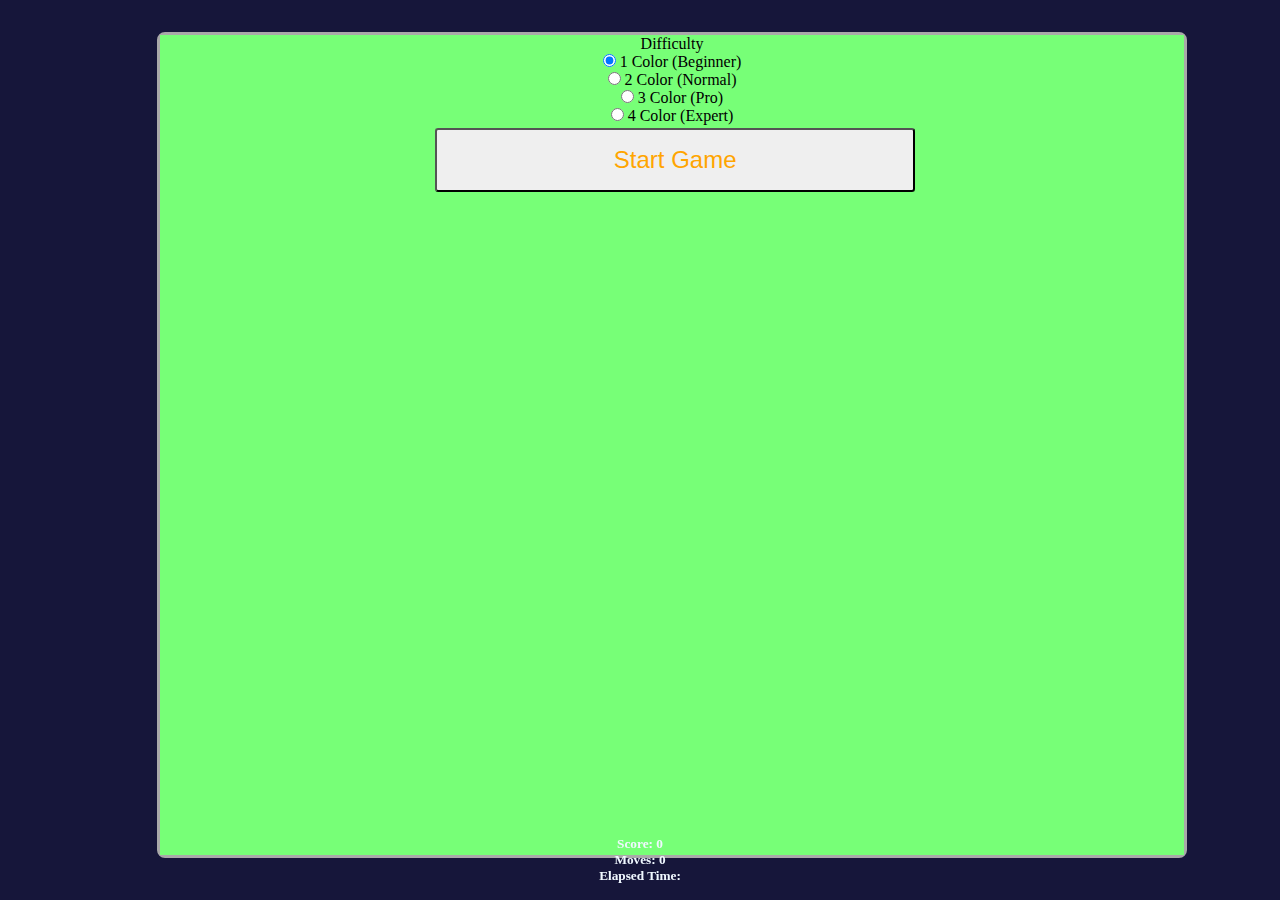
<file: index.html>
<!DOCTYPE html>
<html lang="en">

<head>
  <meta charset="utf-8">
  <title>Another Spider solitaire game</title>
  <meta name="author" content="">
  <meta name="description" content="A spider solitaire game implemented in vanilla js">
  <meta name="author" content="Fabrice Feugang Kemegni">
  <meta name="viewport" content="width=device-width, initial-scale=1">
  <link rel="manifest" href="/manifest.json">
  <meta name="theme-color" content="#3367D6">
  <link rel="apple-touch-icon" href="/images/192.png">


</head>

<body>
  <div id="panel" class="panel">
    <div id="scoreContainer">
      <h5>Score: <label id="score">0</label></h4>
        <h5>Moves: <label id="moves">0</label></h4>
          <h5>Elapsed Time: <label id="time"></label></h4>
    </div>
    <div class="stack completed"> </div>
  </div>

  <div id="showGameMenuContainer">
    <button id="showGameMenuButton" onclick="showPauseMenu()" title="Show game menu">|||</button>
  </div>

  <div class="modal">
    <div class="modal-content">
      <div class="modal-body">

        <div id="newGameMenu">

          <button id="newGameButton" hidden>New Game</button>

          <div>
            Difficulty
            <div>
              <input id="numberOfColors1" type="radio" name="numberOfColors" value=1 checked>
              <label for="numberOfColors1"> 1 Color (Beginner)</label>
            </div>
            <div>
              <input id="numberOfColors2" type="radio" name="numberOfColors" value=2>
              <label for="numberOfColors2"> 2 Color (Normal)</label>
            </div>
            <div>
              <input id="numberOfColors3" type="radio" name="numberOfColors" value=3>
              <label for="numberOfColors3"> 3 Color (Pro)</label>
            </div>
            <div>
              <input id="numberOfColors4" type="radio" name="numberOfColors" value=4>
              <label for="numberOfColors4"> 4 Color (Expert)</label>
            </div>

          </div>

          <button id="startGameButton">Start Game</button></h3>

        </div>

        <div id="pausedGameMenu" hidden>
          <button id="restartGameButton">Restart Game</button>
          <button id="resumeGameButton">Resume Game</button>
          <button id="exitGameButton">Exit Game</button>
        </div>

      </div>
    </div>
  </div>
</body>
<link href="main.css" rel="stylesheet">
<script src="main.js" type="text/javascript"></script>

</html>
</file>
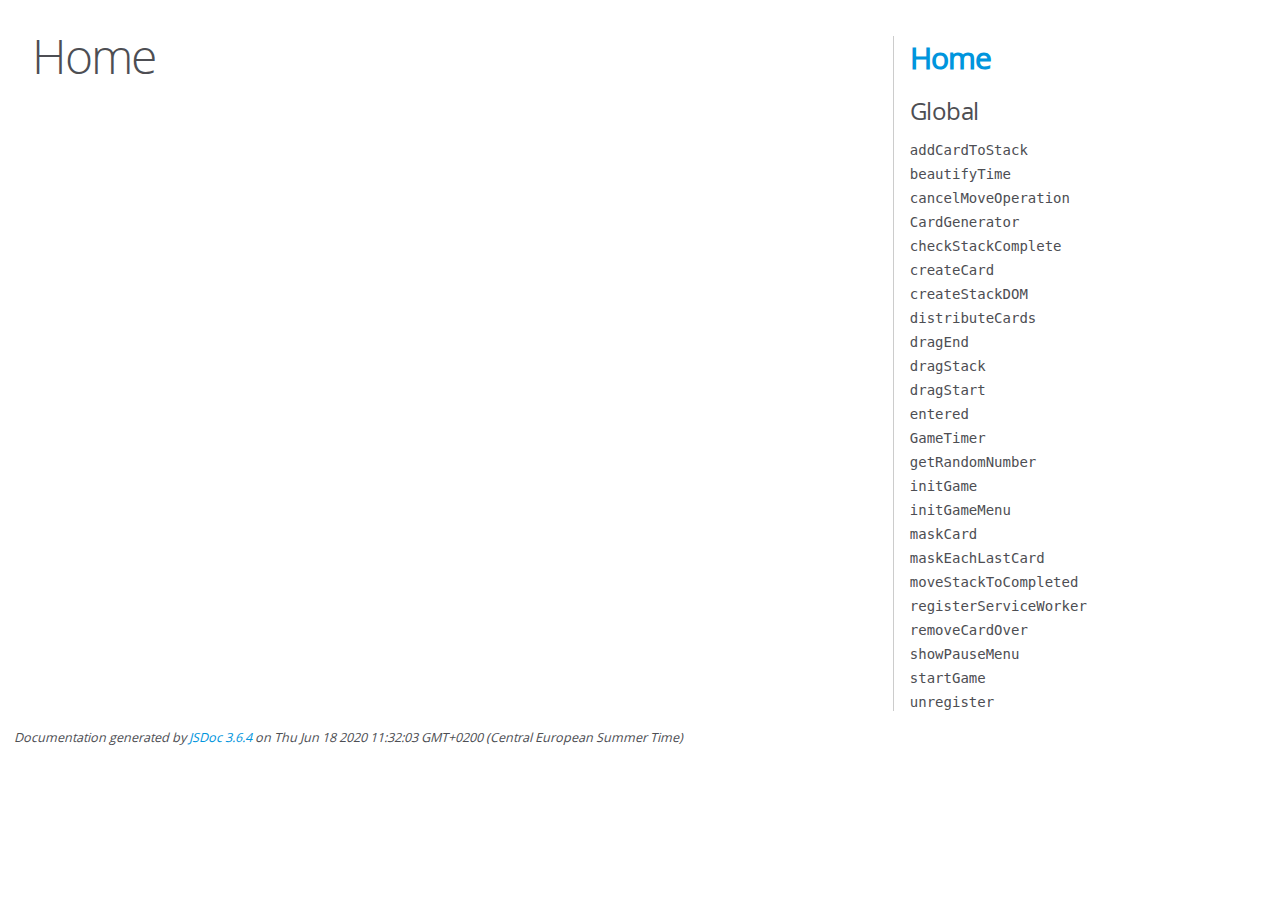
<file: javascriptdoc/index.html>
<!DOCTYPE html>
<html lang="en">
<head>
    <meta charset="utf-8">
    <title>JSDoc: Home</title>

    <script src="scripts/prettify/prettify.js"> </script>
    <script src="scripts/prettify/lang-css.js"> </script>
    <!--[if lt IE 9]>
      <script src="//html5shiv.googlecode.com/svn/trunk/html5.js"></script>
    <![endif]-->
    <link type="text/css" rel="stylesheet" href="styles/prettify-tomorrow.css">
    <link type="text/css" rel="stylesheet" href="styles/jsdoc-default.css">
</head>

<body>

<div id="main">

    <h1 class="page-title">Home</h1>

    



    


    <h3> </h3>










    









</div>

<nav>
    <h2><a href="index.html">Home</a></h2><h3>Global</h3><ul><li><a href="global.html#addCardToStack">addCardToStack</a></li><li><a href="global.html#beautifyTime">beautifyTime</a></li><li><a href="global.html#cancelMoveOperation">cancelMoveOperation</a></li><li><a href="global.html#CardGenerator">CardGenerator</a></li><li><a href="global.html#checkStackComplete">checkStackComplete</a></li><li><a href="global.html#createCard">createCard</a></li><li><a href="global.html#createStackDOM">createStackDOM</a></li><li><a href="global.html#distributeCards">distributeCards</a></li><li><a href="global.html#dragEnd">dragEnd</a></li><li><a href="global.html#dragStack">dragStack</a></li><li><a href="global.html#dragStart">dragStart</a></li><li><a href="global.html#entered">entered</a></li><li><a href="global.html#GameTimer">GameTimer</a></li><li><a href="global.html#getRandomNumber">getRandomNumber</a></li><li><a href="global.html#initGame">initGame</a></li><li><a href="global.html#initGameMenu">initGameMenu</a></li><li><a href="global.html#maskCard">maskCard</a></li><li><a href="global.html#maskEachLastCard">maskEachLastCard</a></li><li><a href="global.html#moveStackToCompleted">moveStackToCompleted</a></li><li><a href="global.html#registerServiceWorker">registerServiceWorker</a></li><li><a href="global.html#removeCardOver">removeCardOver</a></li><li><a href="global.html#showPauseMenu">showPauseMenu</a></li><li><a href="global.html#startGame">startGame</a></li><li><a href="global.html#unregister">unregister</a></li></ul>
</nav>

<br class="clear">

<footer>
    Documentation generated by <a href="https://github.com/jsdoc/jsdoc">JSDoc 3.6.4</a> on Thu Jun 18 2020 11:32:03 GMT+0200 (Central European Summer Time)
</footer>

<script> prettyPrint(); </script>
<script src="scripts/linenumber.js"> </script>
</body>
</html>
</file>
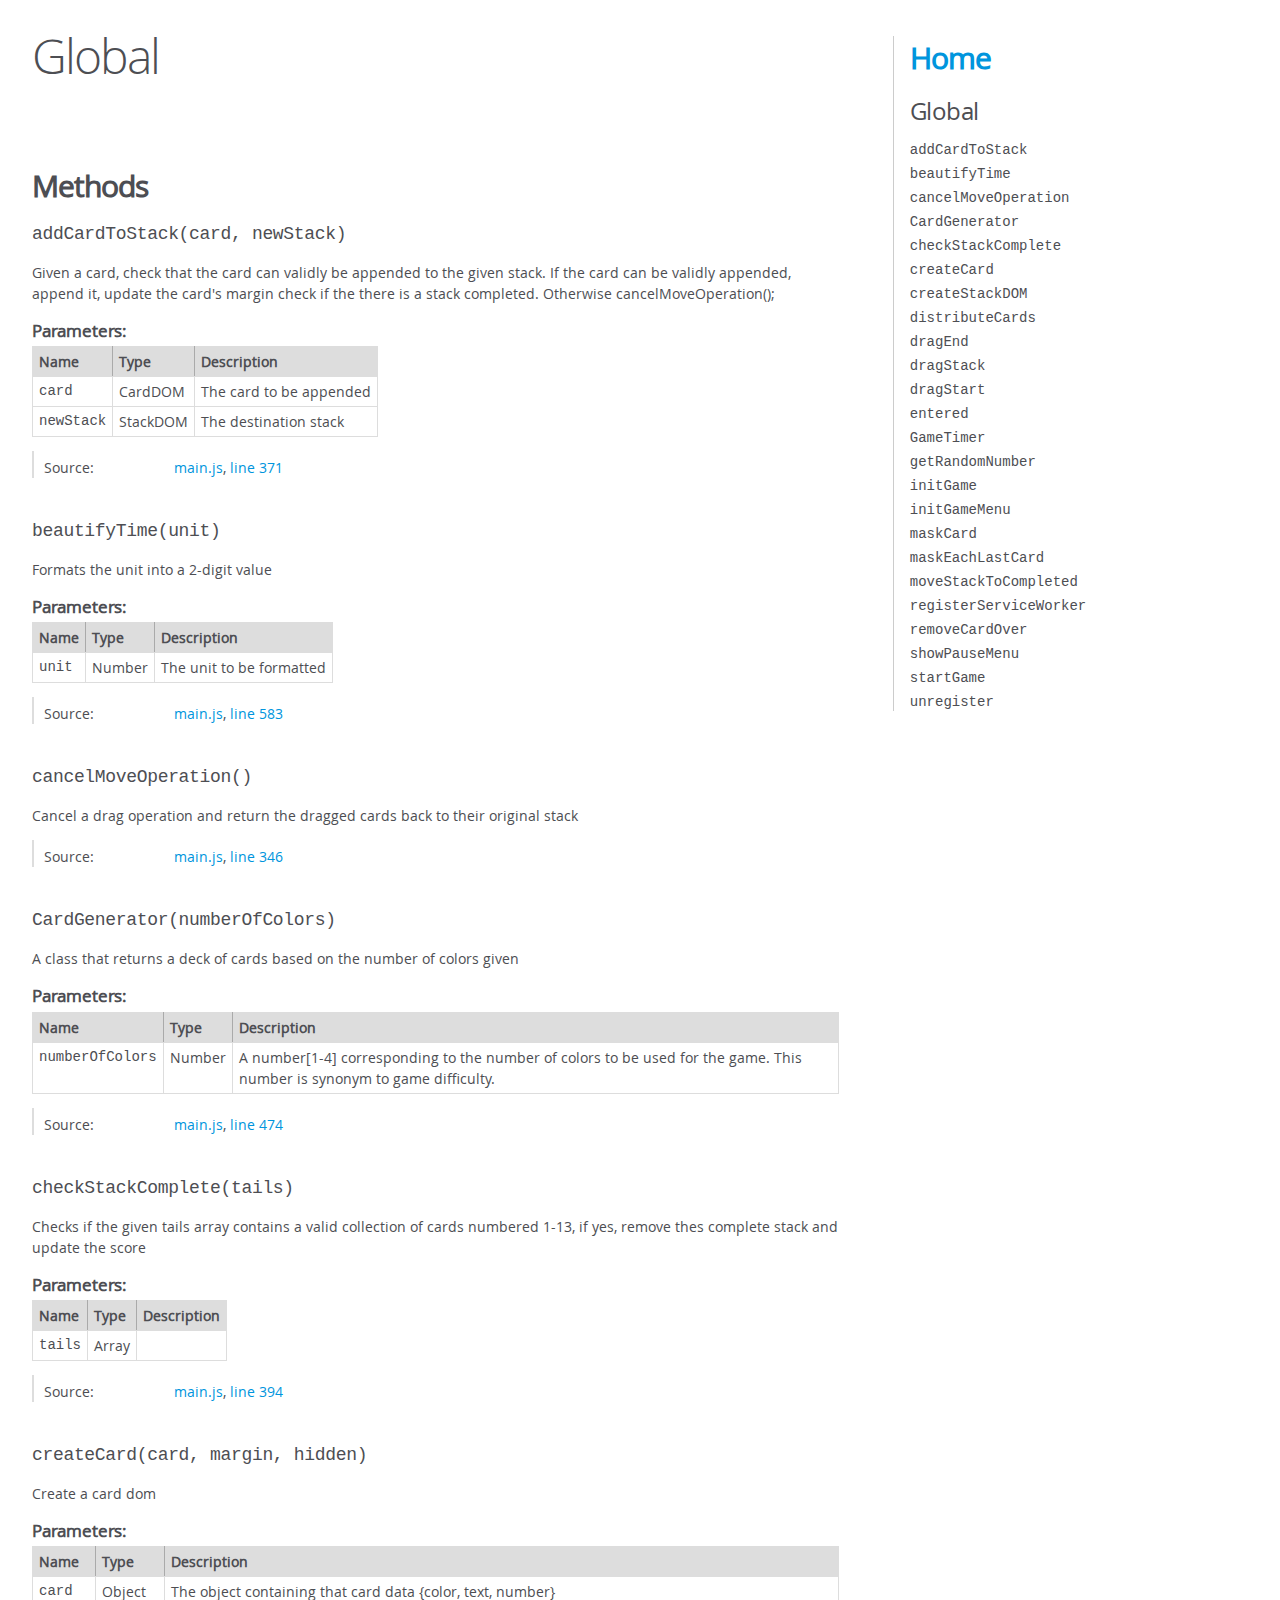
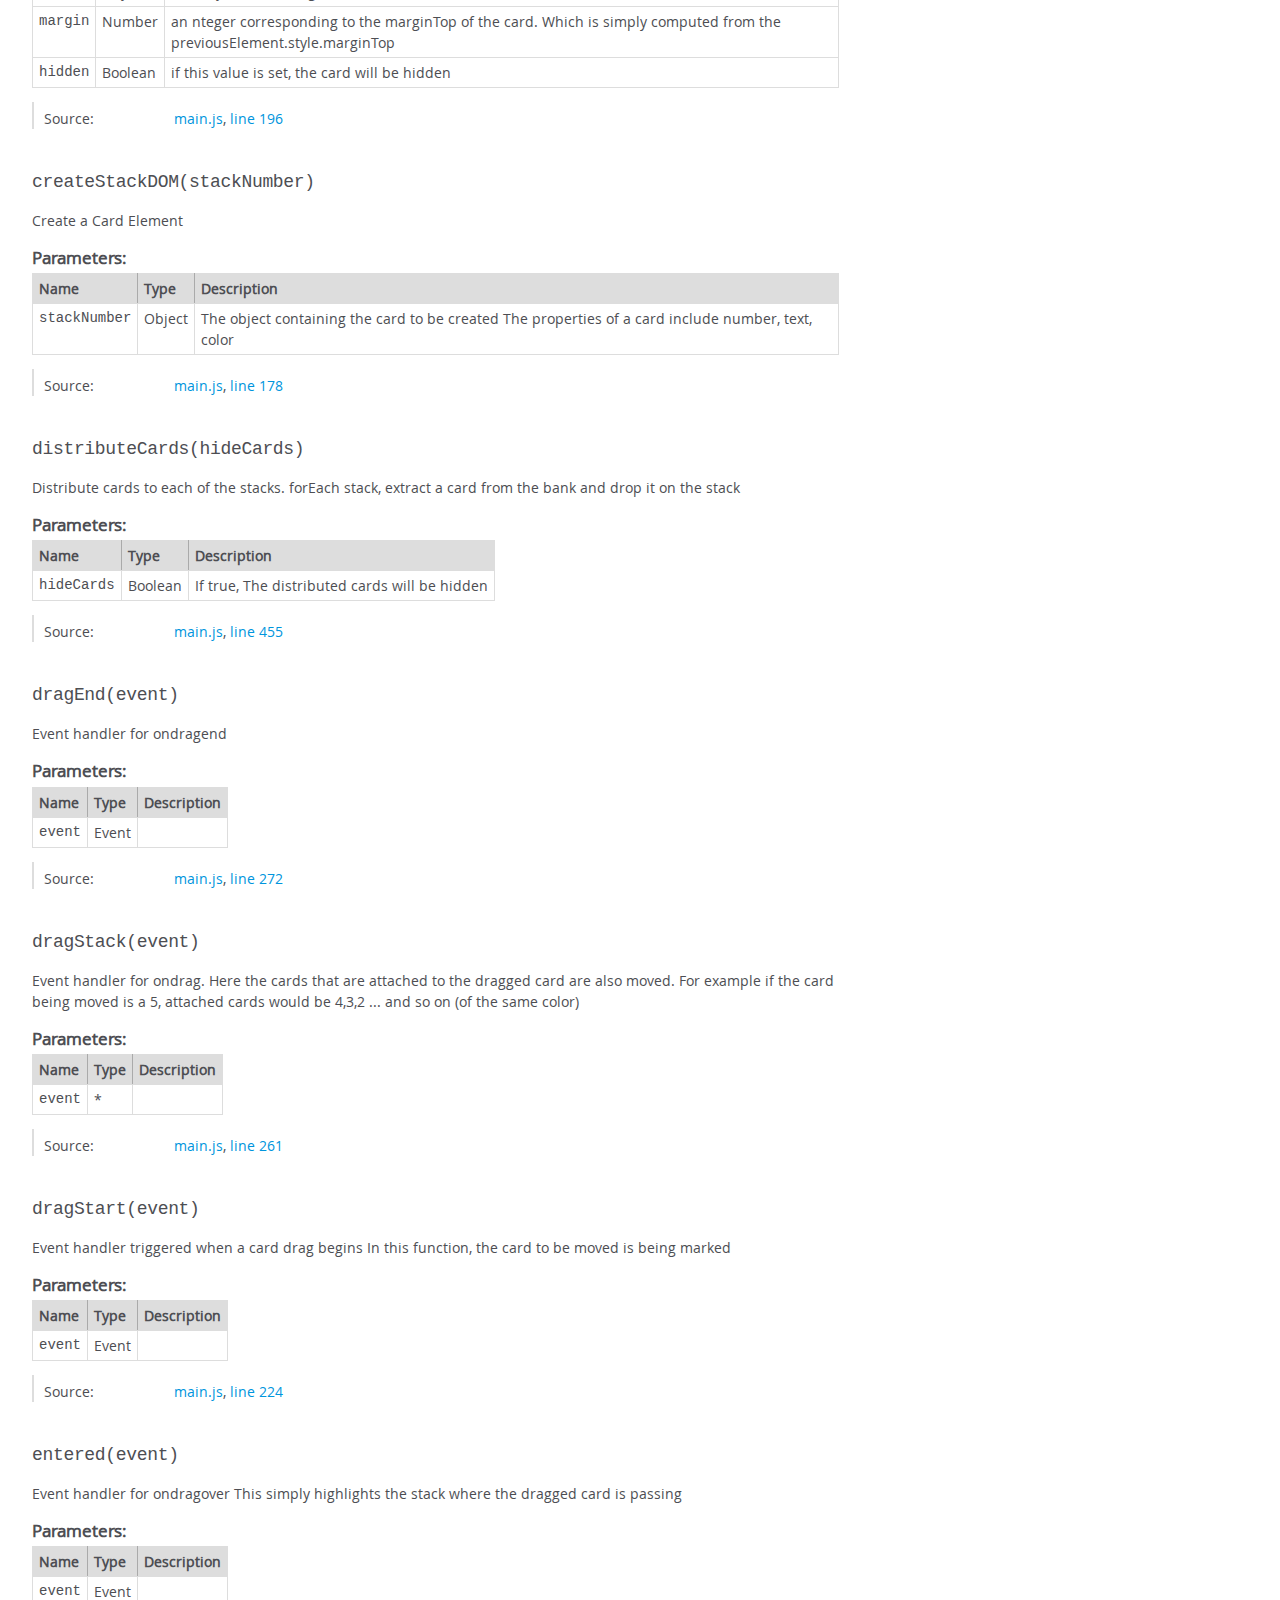
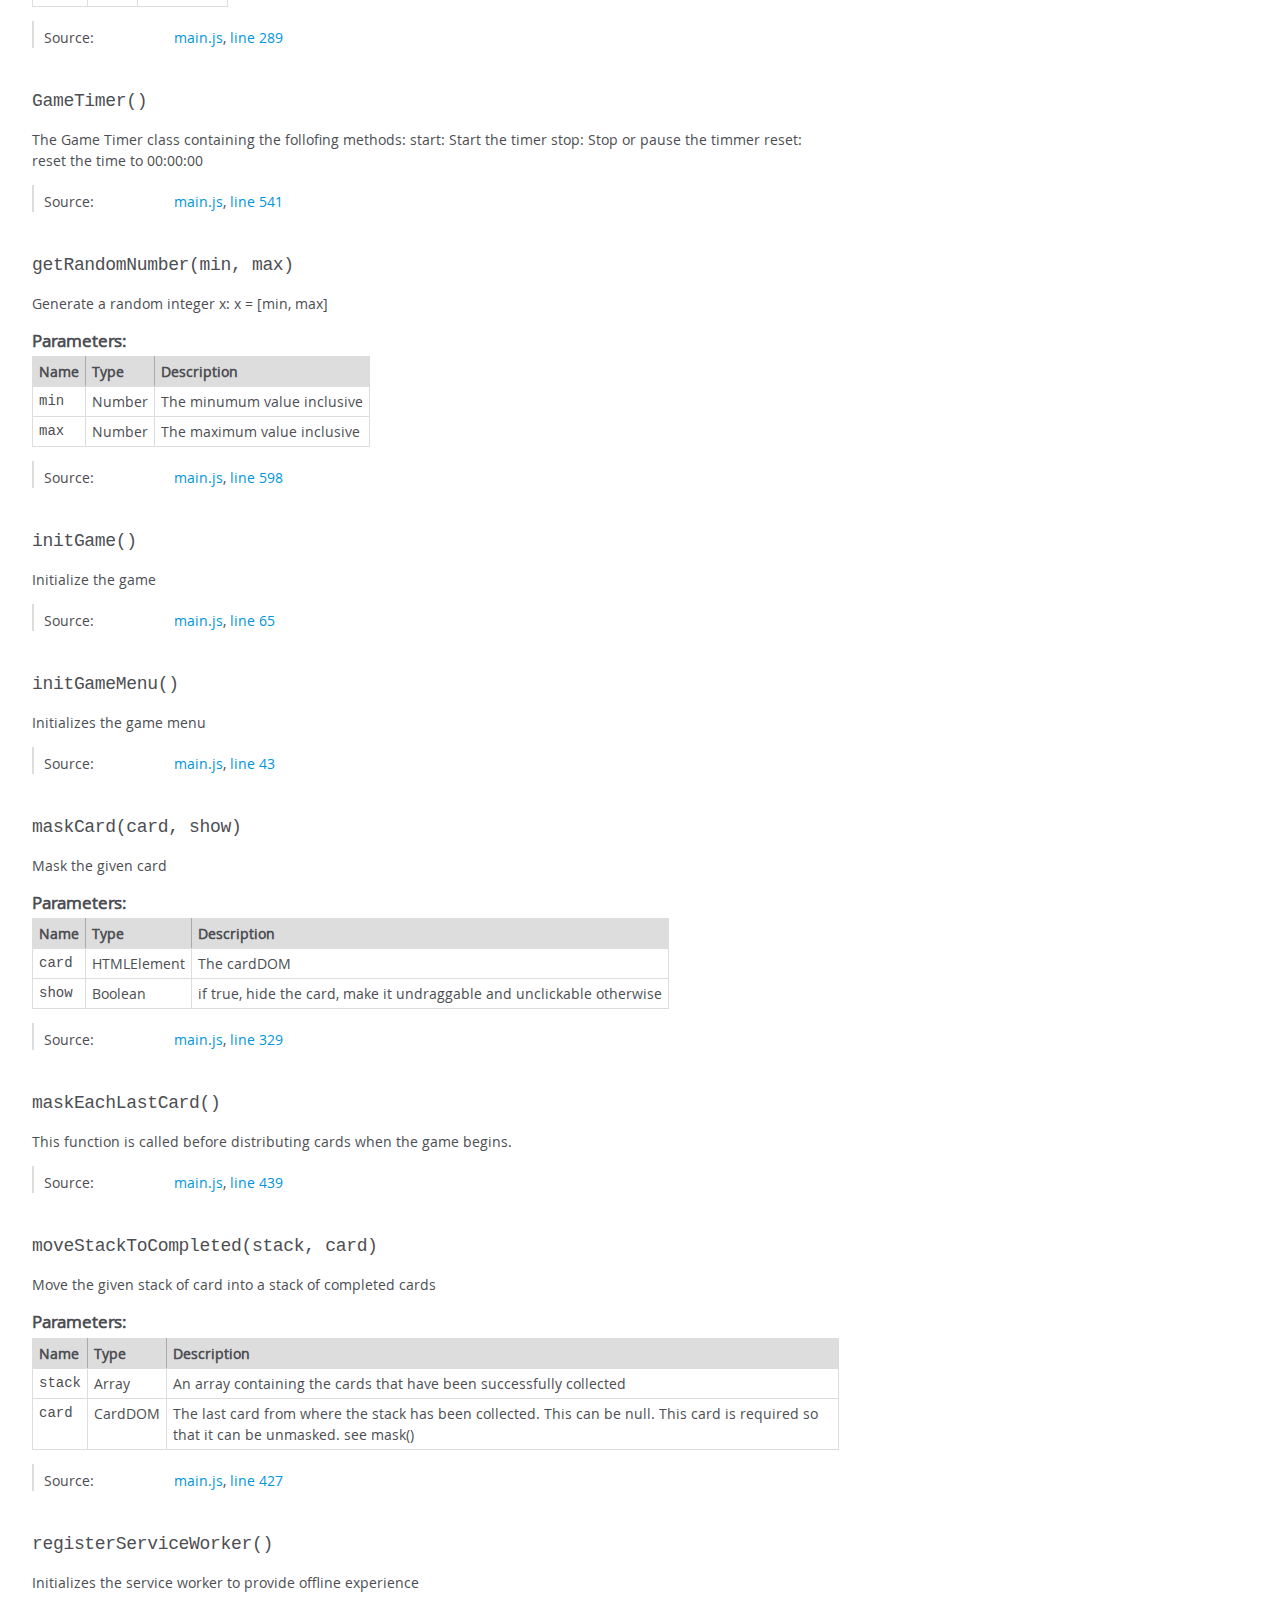
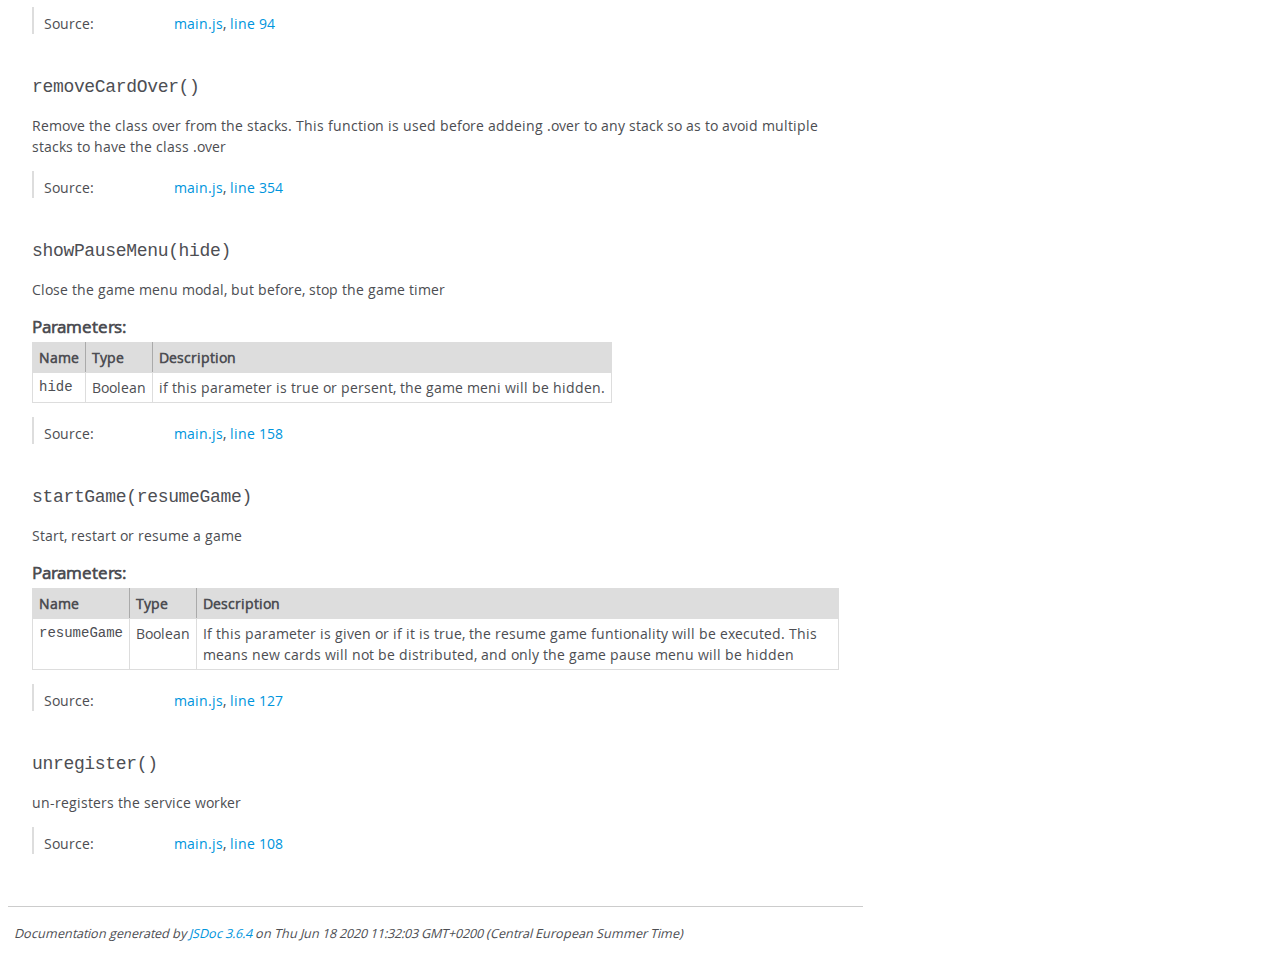
<file: javascriptdoc/global.html>
<!DOCTYPE html>
<html lang="en">
<head>
    <meta charset="utf-8">
    <title>JSDoc: Global</title>

    <script src="scripts/prettify/prettify.js"> </script>
    <script src="scripts/prettify/lang-css.js"> </script>
    <!--[if lt IE 9]>
      <script src="//html5shiv.googlecode.com/svn/trunk/html5.js"></script>
    <![endif]-->
    <link type="text/css" rel="stylesheet" href="styles/prettify-tomorrow.css">
    <link type="text/css" rel="stylesheet" href="styles/jsdoc-default.css">
</head>

<body>

<div id="main">

    <h1 class="page-title">Global</h1>

    




<section>

<header>
    
        <h2></h2>
        
    
</header>

<article>
    <div class="container-overview">
    
        

        


<dl class="details">

    

    

    

    

    

    

    

    

    

    

    

    

    

    

    

    
</dl>


        
    
    </div>

    

    

    

    

    

    

    

    
        <h3 class="subsection-title">Methods</h3>

        
            

    

    
    <h4 class="name" id="addCardToStack"><span class="type-signature"></span>addCardToStack<span class="signature">(card, newStack)</span><span class="type-signature"></span></h4>
    

    



<div class="description">
    Given a card, check that the card can validly be appended to the given stack.If the card can be validly appended, append it, update the card's margincheck if the there is a stack completed.Otherwise cancelMoveOperation();
</div>









    <h5>Parameters:</h5>
    

<table class="params">
    <thead>
    <tr>
        
        <th>Name</th>
        

        <th>Type</th>

        

        

        <th class="last">Description</th>
    </tr>
    </thead>

    <tbody>
    

        <tr>
            
                <td class="name"><code>card</code></td>
            

            <td class="type">
            
                
<span class="param-type">CardDOM</span>


            
            </td>

            

            

            <td class="description last">The card to be appended</td>
        </tr>

    

        <tr>
            
                <td class="name"><code>newStack</code></td>
            

            <td class="type">
            
                
<span class="param-type">StackDOM</span>


            
            </td>

            

            

            <td class="description last">The destination stack</td>
        </tr>

    
    </tbody>
</table>






<dl class="details">

    

    

    

    

    

    

    

    

    

    

    

    

    
    <dt class="tag-source">Source:</dt>
    <dd class="tag-source"><ul class="dummy"><li>
        <a href="main.js.html">main.js</a>, <a href="main.js.html#line371">line 371</a>
    </li></ul></dd>
    

    

    

    
</dl>




















        
            

    

    
    <h4 class="name" id="beautifyTime"><span class="type-signature"></span>beautifyTime<span class="signature">(unit)</span><span class="type-signature"></span></h4>
    

    



<div class="description">
    Formats the unit into a 2-digit value
</div>









    <h5>Parameters:</h5>
    

<table class="params">
    <thead>
    <tr>
        
        <th>Name</th>
        

        <th>Type</th>

        

        

        <th class="last">Description</th>
    </tr>
    </thead>

    <tbody>
    

        <tr>
            
                <td class="name"><code>unit</code></td>
            

            <td class="type">
            
                
<span class="param-type">Number</span>


            
            </td>

            

            

            <td class="description last">The unit to be formatted</td>
        </tr>

    
    </tbody>
</table>






<dl class="details">

    

    

    

    

    

    

    

    

    

    

    

    

    
    <dt class="tag-source">Source:</dt>
    <dd class="tag-source"><ul class="dummy"><li>
        <a href="main.js.html">main.js</a>, <a href="main.js.html#line583">line 583</a>
    </li></ul></dd>
    

    

    

    
</dl>




















        
            

    

    
    <h4 class="name" id="cancelMoveOperation"><span class="type-signature"></span>cancelMoveOperation<span class="signature">()</span><span class="type-signature"></span></h4>
    

    



<div class="description">
    Cancel a drag operation and return the dragged cards back to their original stack
</div>













<dl class="details">

    

    

    

    

    

    

    

    

    

    

    

    

    
    <dt class="tag-source">Source:</dt>
    <dd class="tag-source"><ul class="dummy"><li>
        <a href="main.js.html">main.js</a>, <a href="main.js.html#line346">line 346</a>
    </li></ul></dd>
    

    

    

    
</dl>




















        
            

    

    
    <h4 class="name" id="CardGenerator"><span class="type-signature"></span>CardGenerator<span class="signature">(numberOfColors)</span><span class="type-signature"></span></h4>
    

    



<div class="description">
    A class that returns a deck of cards based on the number of colors given
</div>









    <h5>Parameters:</h5>
    

<table class="params">
    <thead>
    <tr>
        
        <th>Name</th>
        

        <th>Type</th>

        

        

        <th class="last">Description</th>
    </tr>
    </thead>

    <tbody>
    

        <tr>
            
                <td class="name"><code>numberOfColors</code></td>
            

            <td class="type">
            
                
<span class="param-type">Number</span>


            
            </td>

            

            

            <td class="description last">A number[1-4] corresponding to the number of colors to be used for the game.This number is synonym to game difficulty.</td>
        </tr>

    
    </tbody>
</table>






<dl class="details">

    

    

    

    

    

    

    

    

    

    

    

    

    
    <dt class="tag-source">Source:</dt>
    <dd class="tag-source"><ul class="dummy"><li>
        <a href="main.js.html">main.js</a>, <a href="main.js.html#line474">line 474</a>
    </li></ul></dd>
    

    

    

    
</dl>




















        
            

    

    
    <h4 class="name" id="checkStackComplete"><span class="type-signature"></span>checkStackComplete<span class="signature">(tails)</span><span class="type-signature"></span></h4>
    

    



<div class="description">
    Checks if the given tails array contains a valid collection of cardsnumbered 1-13, if yes, remove thes complete stack and update the score
</div>









    <h5>Parameters:</h5>
    

<table class="params">
    <thead>
    <tr>
        
        <th>Name</th>
        

        <th>Type</th>

        

        

        <th class="last">Description</th>
    </tr>
    </thead>

    <tbody>
    

        <tr>
            
                <td class="name"><code>tails</code></td>
            

            <td class="type">
            
                
<span class="param-type">Array</span>


            
            </td>

            

            

            <td class="description last"></td>
        </tr>

    
    </tbody>
</table>






<dl class="details">

    

    

    

    

    

    

    

    

    

    

    

    

    
    <dt class="tag-source">Source:</dt>
    <dd class="tag-source"><ul class="dummy"><li>
        <a href="main.js.html">main.js</a>, <a href="main.js.html#line394">line 394</a>
    </li></ul></dd>
    

    

    

    
</dl>




















        
            

    

    
    <h4 class="name" id="createCard"><span class="type-signature"></span>createCard<span class="signature">(card, margin, hidden)</span><span class="type-signature"></span></h4>
    

    



<div class="description">
    Create a card dom
</div>









    <h5>Parameters:</h5>
    

<table class="params">
    <thead>
    <tr>
        
        <th>Name</th>
        

        <th>Type</th>

        

        

        <th class="last">Description</th>
    </tr>
    </thead>

    <tbody>
    

        <tr>
            
                <td class="name"><code>card</code></td>
            

            <td class="type">
            
                
<span class="param-type">Object</span>


            
            </td>

            

            

            <td class="description last">The object containing that card data {color, text, number}</td>
        </tr>

    

        <tr>
            
                <td class="name"><code>margin</code></td>
            

            <td class="type">
            
                
<span class="param-type">Number</span>


            
            </td>

            

            

            <td class="description last">an nteger corresponding to the marginTop of the card. Which is simply computed from the previousElement.style.marginTop</td>
        </tr>

    

        <tr>
            
                <td class="name"><code>hidden</code></td>
            

            <td class="type">
            
                
<span class="param-type">Boolean</span>


            
            </td>

            

            

            <td class="description last">if this value is set, the card will be hidden</td>
        </tr>

    
    </tbody>
</table>






<dl class="details">

    

    

    

    

    

    

    

    

    

    

    

    

    
    <dt class="tag-source">Source:</dt>
    <dd class="tag-source"><ul class="dummy"><li>
        <a href="main.js.html">main.js</a>, <a href="main.js.html#line196">line 196</a>
    </li></ul></dd>
    

    

    

    
</dl>




















        
            

    

    
    <h4 class="name" id="createStackDOM"><span class="type-signature"></span>createStackDOM<span class="signature">(stackNumber)</span><span class="type-signature"></span></h4>
    

    



<div class="description">
    Create a Card Element
</div>









    <h5>Parameters:</h5>
    

<table class="params">
    <thead>
    <tr>
        
        <th>Name</th>
        

        <th>Type</th>

        

        

        <th class="last">Description</th>
    </tr>
    </thead>

    <tbody>
    

        <tr>
            
                <td class="name"><code>stackNumber</code></td>
            

            <td class="type">
            
                
<span class="param-type">Object</span>


            
            </td>

            

            

            <td class="description last">The object containing the card to be createdThe properties of a card include number, text, color</td>
        </tr>

    
    </tbody>
</table>






<dl class="details">

    

    

    

    

    

    

    

    

    

    

    

    

    
    <dt class="tag-source">Source:</dt>
    <dd class="tag-source"><ul class="dummy"><li>
        <a href="main.js.html">main.js</a>, <a href="main.js.html#line178">line 178</a>
    </li></ul></dd>
    

    

    

    
</dl>




















        
            

    

    
    <h4 class="name" id="distributeCards"><span class="type-signature"></span>distributeCards<span class="signature">(hideCards)</span><span class="type-signature"></span></h4>
    

    



<div class="description">
    Distribute cards to each of the stacks.forEach stack, extract a card from the bank and drop it on the stack
</div>









    <h5>Parameters:</h5>
    

<table class="params">
    <thead>
    <tr>
        
        <th>Name</th>
        

        <th>Type</th>

        

        

        <th class="last">Description</th>
    </tr>
    </thead>

    <tbody>
    

        <tr>
            
                <td class="name"><code>hideCards</code></td>
            

            <td class="type">
            
                
<span class="param-type">Boolean</span>


            
            </td>

            

            

            <td class="description last">If true, The distributed cards will be hidden</td>
        </tr>

    
    </tbody>
</table>






<dl class="details">

    

    

    

    

    

    

    

    

    

    

    

    

    
    <dt class="tag-source">Source:</dt>
    <dd class="tag-source"><ul class="dummy"><li>
        <a href="main.js.html">main.js</a>, <a href="main.js.html#line455">line 455</a>
    </li></ul></dd>
    

    

    

    
</dl>




















        
            

    

    
    <h4 class="name" id="dragEnd"><span class="type-signature"></span>dragEnd<span class="signature">(event)</span><span class="type-signature"></span></h4>
    

    



<div class="description">
    Event handler for ondragend
</div>









    <h5>Parameters:</h5>
    

<table class="params">
    <thead>
    <tr>
        
        <th>Name</th>
        

        <th>Type</th>

        

        

        <th class="last">Description</th>
    </tr>
    </thead>

    <tbody>
    

        <tr>
            
                <td class="name"><code>event</code></td>
            

            <td class="type">
            
                
<span class="param-type">Event</span>


            
            </td>

            

            

            <td class="description last"></td>
        </tr>

    
    </tbody>
</table>






<dl class="details">

    

    

    

    

    

    

    

    

    

    

    

    

    
    <dt class="tag-source">Source:</dt>
    <dd class="tag-source"><ul class="dummy"><li>
        <a href="main.js.html">main.js</a>, <a href="main.js.html#line272">line 272</a>
    </li></ul></dd>
    

    

    

    
</dl>




















        
            

    

    
    <h4 class="name" id="dragStack"><span class="type-signature"></span>dragStack<span class="signature">(event)</span><span class="type-signature"></span></h4>
    

    



<div class="description">
    Event handler for ondrag.Here the cards that are attached to the dragged card are also moved.For example if the card being moved is a 5, attached cards would be 4,3,2 ... and so on (of the same color)
</div>









    <h5>Parameters:</h5>
    

<table class="params">
    <thead>
    <tr>
        
        <th>Name</th>
        

        <th>Type</th>

        

        

        <th class="last">Description</th>
    </tr>
    </thead>

    <tbody>
    

        <tr>
            
                <td class="name"><code>event</code></td>
            

            <td class="type">
            
                
<span class="param-type">*</span>


            
            </td>

            

            

            <td class="description last"></td>
        </tr>

    
    </tbody>
</table>






<dl class="details">

    

    

    

    

    

    

    

    

    

    

    

    

    
    <dt class="tag-source">Source:</dt>
    <dd class="tag-source"><ul class="dummy"><li>
        <a href="main.js.html">main.js</a>, <a href="main.js.html#line261">line 261</a>
    </li></ul></dd>
    

    

    

    
</dl>




















        
            

    

    
    <h4 class="name" id="dragStart"><span class="type-signature"></span>dragStart<span class="signature">(event)</span><span class="type-signature"></span></h4>
    

    



<div class="description">
    Event handler triggered when a card drag beginsIn this function, the card to be moved is being marked
</div>









    <h5>Parameters:</h5>
    

<table class="params">
    <thead>
    <tr>
        
        <th>Name</th>
        

        <th>Type</th>

        

        

        <th class="last">Description</th>
    </tr>
    </thead>

    <tbody>
    

        <tr>
            
                <td class="name"><code>event</code></td>
            

            <td class="type">
            
                
<span class="param-type">Event</span>


            
            </td>

            

            

            <td class="description last"></td>
        </tr>

    
    </tbody>
</table>






<dl class="details">

    

    

    

    

    

    

    

    

    

    

    

    

    
    <dt class="tag-source">Source:</dt>
    <dd class="tag-source"><ul class="dummy"><li>
        <a href="main.js.html">main.js</a>, <a href="main.js.html#line224">line 224</a>
    </li></ul></dd>
    

    

    

    
</dl>




















        
            

    

    
    <h4 class="name" id="entered"><span class="type-signature"></span>entered<span class="signature">(event)</span><span class="type-signature"></span></h4>
    

    



<div class="description">
    Event handler for ondragoverThis simply highlights the stack where the dragged card is passing
</div>









    <h5>Parameters:</h5>
    

<table class="params">
    <thead>
    <tr>
        
        <th>Name</th>
        

        <th>Type</th>

        

        

        <th class="last">Description</th>
    </tr>
    </thead>

    <tbody>
    

        <tr>
            
                <td class="name"><code>event</code></td>
            

            <td class="type">
            
                
<span class="param-type">Event</span>


            
            </td>

            

            

            <td class="description last"></td>
        </tr>

    
    </tbody>
</table>






<dl class="details">

    

    

    

    

    

    

    

    

    

    

    

    

    
    <dt class="tag-source">Source:</dt>
    <dd class="tag-source"><ul class="dummy"><li>
        <a href="main.js.html">main.js</a>, <a href="main.js.html#line289">line 289</a>
    </li></ul></dd>
    

    

    

    
</dl>




















        
            

    

    
    <h4 class="name" id="GameTimer"><span class="type-signature"></span>GameTimer<span class="signature">()</span><span class="type-signature"></span></h4>
    

    



<div class="description">
    The Game Timer class containing the follofing methods:start: Start the timerstop: Stop or pause the timmerreset: reset the time to 00:00:00
</div>













<dl class="details">

    

    

    

    

    

    

    

    

    

    

    

    

    
    <dt class="tag-source">Source:</dt>
    <dd class="tag-source"><ul class="dummy"><li>
        <a href="main.js.html">main.js</a>, <a href="main.js.html#line541">line 541</a>
    </li></ul></dd>
    

    

    

    
</dl>




















        
            

    

    
    <h4 class="name" id="getRandomNumber"><span class="type-signature"></span>getRandomNumber<span class="signature">(min, max)</span><span class="type-signature"></span></h4>
    

    



<div class="description">
    Generate a random integer x: x = [min, max]
</div>









    <h5>Parameters:</h5>
    

<table class="params">
    <thead>
    <tr>
        
        <th>Name</th>
        

        <th>Type</th>

        

        

        <th class="last">Description</th>
    </tr>
    </thead>

    <tbody>
    

        <tr>
            
                <td class="name"><code>min</code></td>
            

            <td class="type">
            
                
<span class="param-type">Number</span>


            
            </td>

            

            

            <td class="description last">The minumum value inclusive</td>
        </tr>

    

        <tr>
            
                <td class="name"><code>max</code></td>
            

            <td class="type">
            
                
<span class="param-type">Number</span>


            
            </td>

            

            

            <td class="description last">The maximum value inclusive</td>
        </tr>

    
    </tbody>
</table>






<dl class="details">

    

    

    

    

    

    

    

    

    

    

    

    

    
    <dt class="tag-source">Source:</dt>
    <dd class="tag-source"><ul class="dummy"><li>
        <a href="main.js.html">main.js</a>, <a href="main.js.html#line598">line 598</a>
    </li></ul></dd>
    

    

    

    
</dl>




















        
            

    

    
    <h4 class="name" id="initGame"><span class="type-signature"></span>initGame<span class="signature">()</span><span class="type-signature"></span></h4>
    

    



<div class="description">
    Initialize the game
</div>













<dl class="details">

    

    

    

    

    

    

    

    

    

    

    

    

    
    <dt class="tag-source">Source:</dt>
    <dd class="tag-source"><ul class="dummy"><li>
        <a href="main.js.html">main.js</a>, <a href="main.js.html#line65">line 65</a>
    </li></ul></dd>
    

    

    

    
</dl>




















        
            

    

    
    <h4 class="name" id="initGameMenu"><span class="type-signature"></span>initGameMenu<span class="signature">()</span><span class="type-signature"></span></h4>
    

    



<div class="description">
    Initializes the game menu
</div>













<dl class="details">

    

    

    

    

    

    

    

    

    

    

    

    

    
    <dt class="tag-source">Source:</dt>
    <dd class="tag-source"><ul class="dummy"><li>
        <a href="main.js.html">main.js</a>, <a href="main.js.html#line43">line 43</a>
    </li></ul></dd>
    

    

    

    
</dl>




















        
            

    

    
    <h4 class="name" id="maskCard"><span class="type-signature"></span>maskCard<span class="signature">(card, show)</span><span class="type-signature"></span></h4>
    

    



<div class="description">
    Mask the given card
</div>









    <h5>Parameters:</h5>
    

<table class="params">
    <thead>
    <tr>
        
        <th>Name</th>
        

        <th>Type</th>

        

        

        <th class="last">Description</th>
    </tr>
    </thead>

    <tbody>
    

        <tr>
            
                <td class="name"><code>card</code></td>
            

            <td class="type">
            
                
<span class="param-type">HTMLElement</span>


            
            </td>

            

            

            <td class="description last">The cardDOM</td>
        </tr>

    

        <tr>
            
                <td class="name"><code>show</code></td>
            

            <td class="type">
            
                
<span class="param-type">Boolean</span>


            
            </td>

            

            

            <td class="description last">if true, hide the card, make it undraggable and unclickable otherwise</td>
        </tr>

    
    </tbody>
</table>






<dl class="details">

    

    

    

    

    

    

    

    

    

    

    

    

    
    <dt class="tag-source">Source:</dt>
    <dd class="tag-source"><ul class="dummy"><li>
        <a href="main.js.html">main.js</a>, <a href="main.js.html#line329">line 329</a>
    </li></ul></dd>
    

    

    

    
</dl>




















        
            

    

    
    <h4 class="name" id="maskEachLastCard"><span class="type-signature"></span>maskEachLastCard<span class="signature">()</span><span class="type-signature"></span></h4>
    

    



<div class="description">
    This function is called before distributing cards when the game begins.
</div>













<dl class="details">

    

    

    

    

    

    

    

    

    

    

    

    

    
    <dt class="tag-source">Source:</dt>
    <dd class="tag-source"><ul class="dummy"><li>
        <a href="main.js.html">main.js</a>, <a href="main.js.html#line439">line 439</a>
    </li></ul></dd>
    

    

    

    
</dl>




















        
            

    

    
    <h4 class="name" id="moveStackToCompleted"><span class="type-signature"></span>moveStackToCompleted<span class="signature">(stack, card)</span><span class="type-signature"></span></h4>
    

    



<div class="description">
    Move the given stack of card into a stack of completed cards
</div>









    <h5>Parameters:</h5>
    

<table class="params">
    <thead>
    <tr>
        
        <th>Name</th>
        

        <th>Type</th>

        

        

        <th class="last">Description</th>
    </tr>
    </thead>

    <tbody>
    

        <tr>
            
                <td class="name"><code>stack</code></td>
            

            <td class="type">
            
                
<span class="param-type">Array</span>


            
            </td>

            

            

            <td class="description last">An array containing the cards that have been successfully collected</td>
        </tr>

    

        <tr>
            
                <td class="name"><code>card</code></td>
            

            <td class="type">
            
                
<span class="param-type">CardDOM</span>


            
            </td>

            

            

            <td class="description last">The last card from where the stack has been collected. This can be null. This card is required so that it can be unmasked. see mask()</td>
        </tr>

    
    </tbody>
</table>






<dl class="details">

    

    

    

    

    

    

    

    

    

    

    

    

    
    <dt class="tag-source">Source:</dt>
    <dd class="tag-source"><ul class="dummy"><li>
        <a href="main.js.html">main.js</a>, <a href="main.js.html#line427">line 427</a>
    </li></ul></dd>
    

    

    

    
</dl>




















        
            

    

    
    <h4 class="name" id="registerServiceWorker"><span class="type-signature"></span>registerServiceWorker<span class="signature">()</span><span class="type-signature"></span></h4>
    

    



<div class="description">
    Initializes the service worker to provide offline experience
</div>













<dl class="details">

    

    

    

    

    

    

    

    

    

    

    

    

    
    <dt class="tag-source">Source:</dt>
    <dd class="tag-source"><ul class="dummy"><li>
        <a href="main.js.html">main.js</a>, <a href="main.js.html#line94">line 94</a>
    </li></ul></dd>
    

    

    

    
</dl>




















        
            

    

    
    <h4 class="name" id="removeCardOver"><span class="type-signature"></span>removeCardOver<span class="signature">()</span><span class="type-signature"></span></h4>
    

    



<div class="description">
    Remove the class over from the stacks.This function is used before addeing .over to any stackso as to avoid multiple stacks to have the class .over
</div>













<dl class="details">

    

    

    

    

    

    

    

    

    

    

    

    

    
    <dt class="tag-source">Source:</dt>
    <dd class="tag-source"><ul class="dummy"><li>
        <a href="main.js.html">main.js</a>, <a href="main.js.html#line354">line 354</a>
    </li></ul></dd>
    

    

    

    
</dl>




















        
            

    

    
    <h4 class="name" id="showPauseMenu"><span class="type-signature"></span>showPauseMenu<span class="signature">(hide)</span><span class="type-signature"></span></h4>
    

    



<div class="description">
    Close the game menu modal,but before, stop the game timer
</div>









    <h5>Parameters:</h5>
    

<table class="params">
    <thead>
    <tr>
        
        <th>Name</th>
        

        <th>Type</th>

        

        

        <th class="last">Description</th>
    </tr>
    </thead>

    <tbody>
    

        <tr>
            
                <td class="name"><code>hide</code></td>
            

            <td class="type">
            
                
<span class="param-type">Boolean</span>


            
            </td>

            

            

            <td class="description last">if this parameter is true or persent, the game meni will be hidden.</td>
        </tr>

    
    </tbody>
</table>






<dl class="details">

    

    

    

    

    

    

    

    

    

    

    

    

    
    <dt class="tag-source">Source:</dt>
    <dd class="tag-source"><ul class="dummy"><li>
        <a href="main.js.html">main.js</a>, <a href="main.js.html#line158">line 158</a>
    </li></ul></dd>
    

    

    

    
</dl>




















        
            

    

    
    <h4 class="name" id="startGame"><span class="type-signature"></span>startGame<span class="signature">(resumeGame)</span><span class="type-signature"></span></h4>
    

    



<div class="description">
    Start, restart or resume a game
</div>









    <h5>Parameters:</h5>
    

<table class="params">
    <thead>
    <tr>
        
        <th>Name</th>
        

        <th>Type</th>

        

        

        <th class="last">Description</th>
    </tr>
    </thead>

    <tbody>
    

        <tr>
            
                <td class="name"><code>resumeGame</code></td>
            

            <td class="type">
            
                
<span class="param-type">Boolean</span>


            
            </td>

            

            

            <td class="description last">If this parameter is given or if it is true,the resume game funtionality will be executed. This means new cards will not be distributed,and only the game pause menu will be hidden</td>
        </tr>

    
    </tbody>
</table>






<dl class="details">

    

    

    

    

    

    

    

    

    

    

    

    

    
    <dt class="tag-source">Source:</dt>
    <dd class="tag-source"><ul class="dummy"><li>
        <a href="main.js.html">main.js</a>, <a href="main.js.html#line127">line 127</a>
    </li></ul></dd>
    

    

    

    
</dl>




















        
            

    

    
    <h4 class="name" id="unregister"><span class="type-signature"></span>unregister<span class="signature">()</span><span class="type-signature"></span></h4>
    

    



<div class="description">
    un-registers the service worker
</div>













<dl class="details">

    

    

    

    

    

    

    

    

    

    

    

    

    
    <dt class="tag-source">Source:</dt>
    <dd class="tag-source"><ul class="dummy"><li>
        <a href="main.js.html">main.js</a>, <a href="main.js.html#line108">line 108</a>
    </li></ul></dd>
    

    

    

    
</dl>




















        
    

    

    
</article>

</section>




</div>

<nav>
    <h2><a href="index.html">Home</a></h2><h3>Global</h3><ul><li><a href="global.html#addCardToStack">addCardToStack</a></li><li><a href="global.html#beautifyTime">beautifyTime</a></li><li><a href="global.html#cancelMoveOperation">cancelMoveOperation</a></li><li><a href="global.html#CardGenerator">CardGenerator</a></li><li><a href="global.html#checkStackComplete">checkStackComplete</a></li><li><a href="global.html#createCard">createCard</a></li><li><a href="global.html#createStackDOM">createStackDOM</a></li><li><a href="global.html#distributeCards">distributeCards</a></li><li><a href="global.html#dragEnd">dragEnd</a></li><li><a href="global.html#dragStack">dragStack</a></li><li><a href="global.html#dragStart">dragStart</a></li><li><a href="global.html#entered">entered</a></li><li><a href="global.html#GameTimer">GameTimer</a></li><li><a href="global.html#getRandomNumber">getRandomNumber</a></li><li><a href="global.html#initGame">initGame</a></li><li><a href="global.html#initGameMenu">initGameMenu</a></li><li><a href="global.html#maskCard">maskCard</a></li><li><a href="global.html#maskEachLastCard">maskEachLastCard</a></li><li><a href="global.html#moveStackToCompleted">moveStackToCompleted</a></li><li><a href="global.html#registerServiceWorker">registerServiceWorker</a></li><li><a href="global.html#removeCardOver">removeCardOver</a></li><li><a href="global.html#showPauseMenu">showPauseMenu</a></li><li><a href="global.html#startGame">startGame</a></li><li><a href="global.html#unregister">unregister</a></li></ul>
</nav>

<br class="clear">

<footer>
    Documentation generated by <a href="https://github.com/jsdoc/jsdoc">JSDoc 3.6.4</a> on Thu Jun 18 2020 11:32:03 GMT+0200 (Central European Summer Time)
</footer>

<script> prettyPrint(); </script>
<script src="scripts/linenumber.js"> </script>
</body>
</html>
</file>
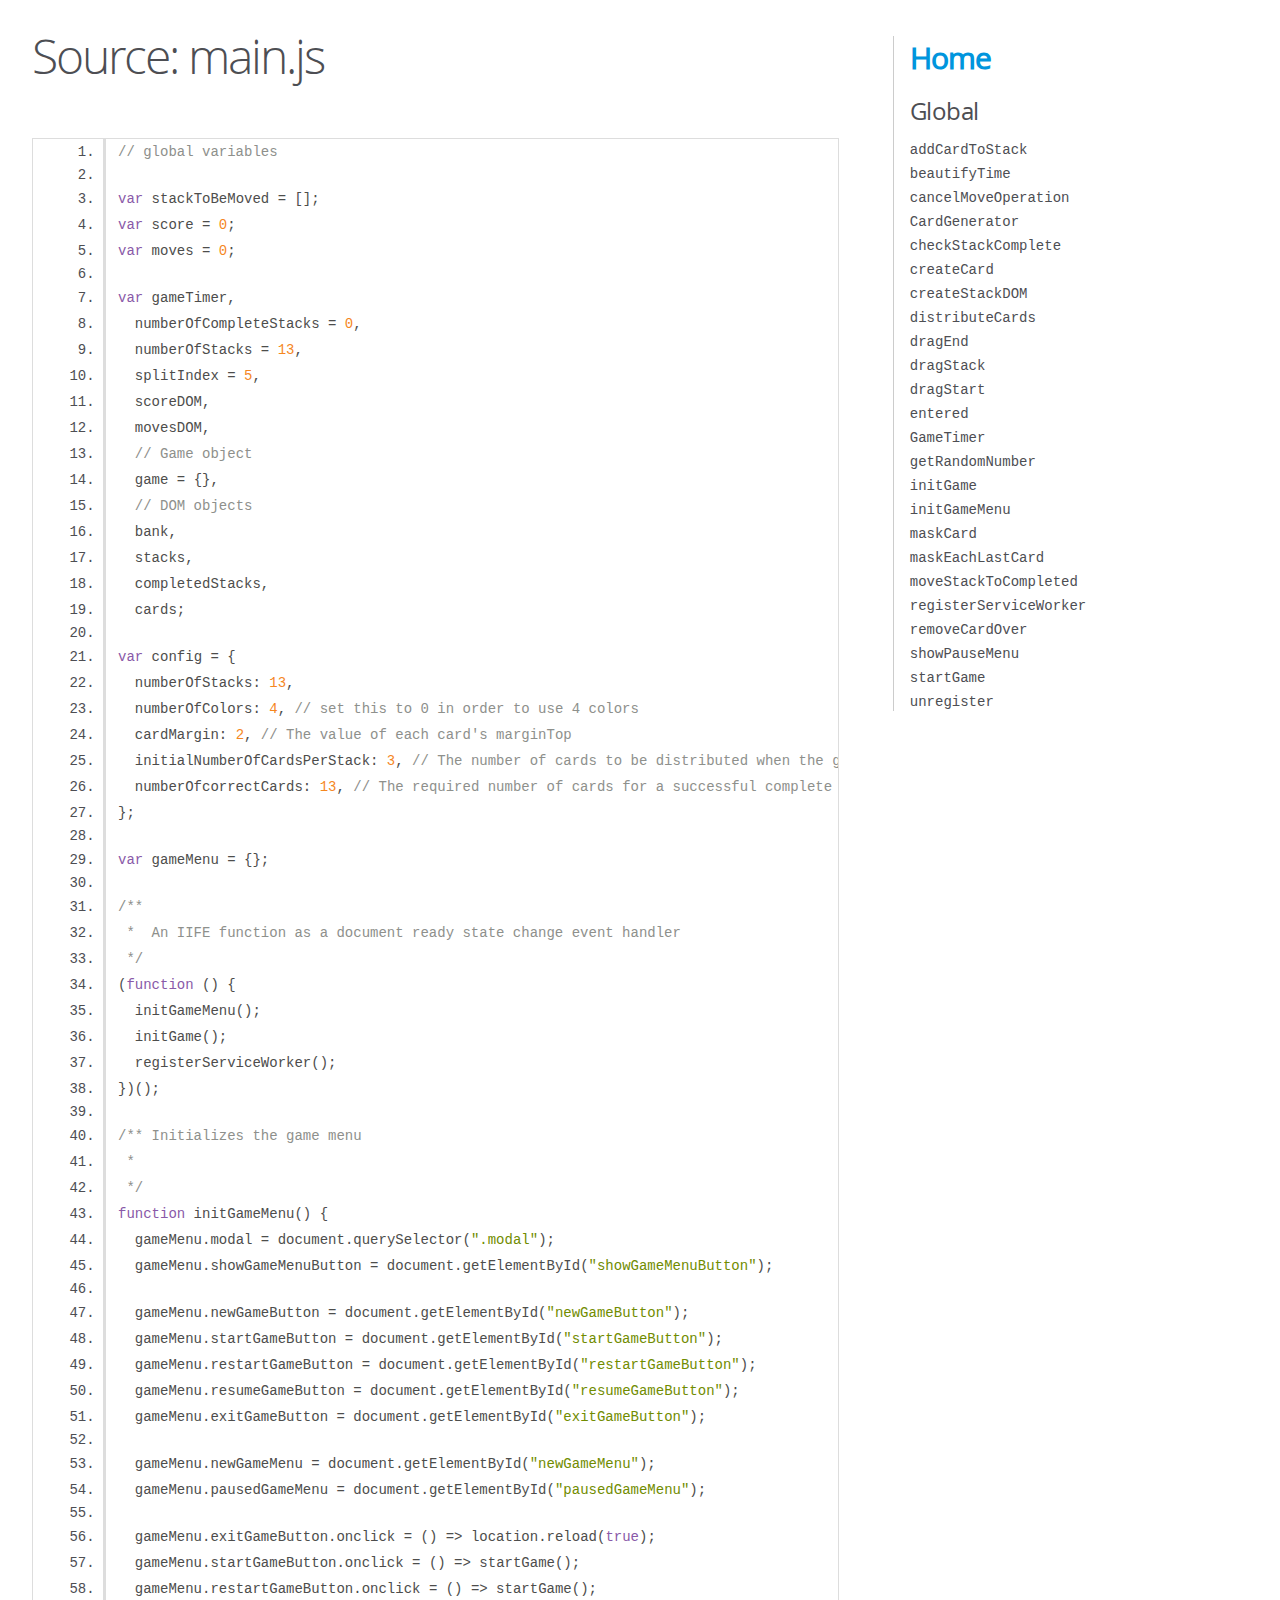
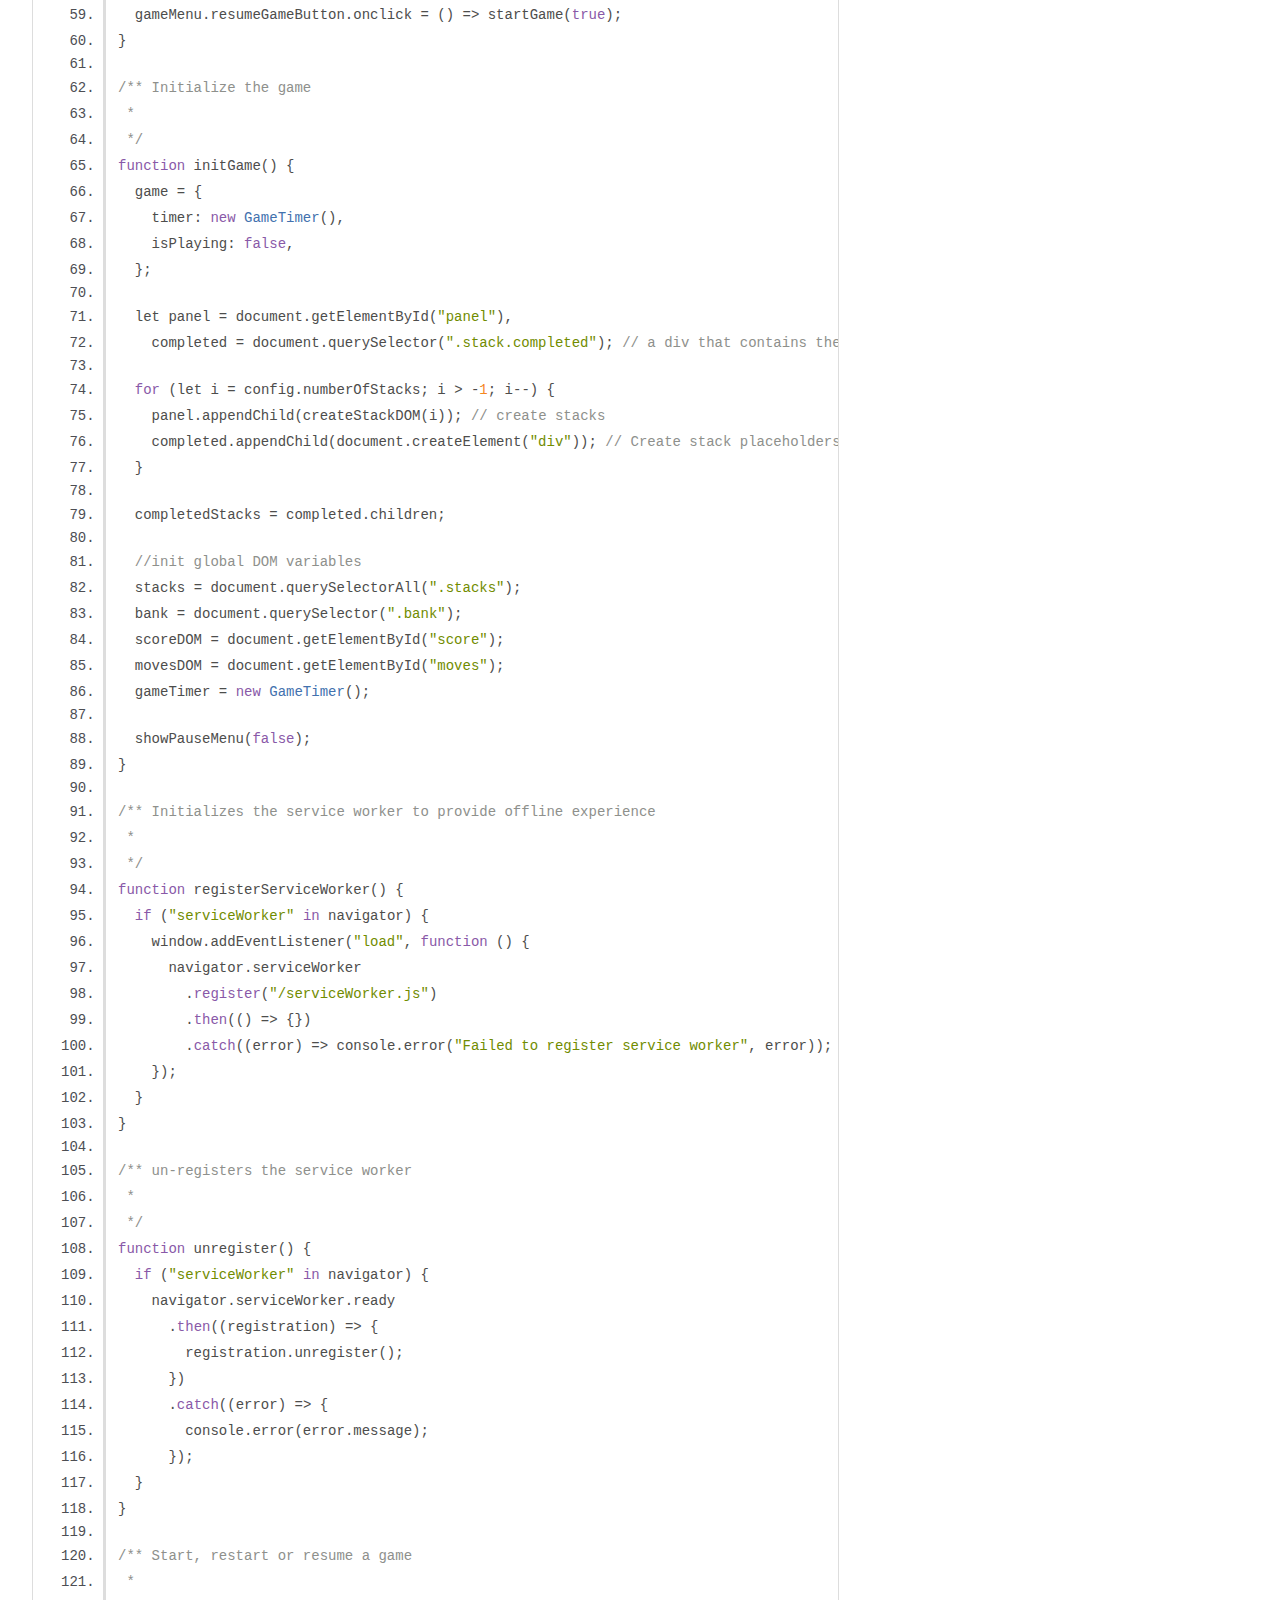
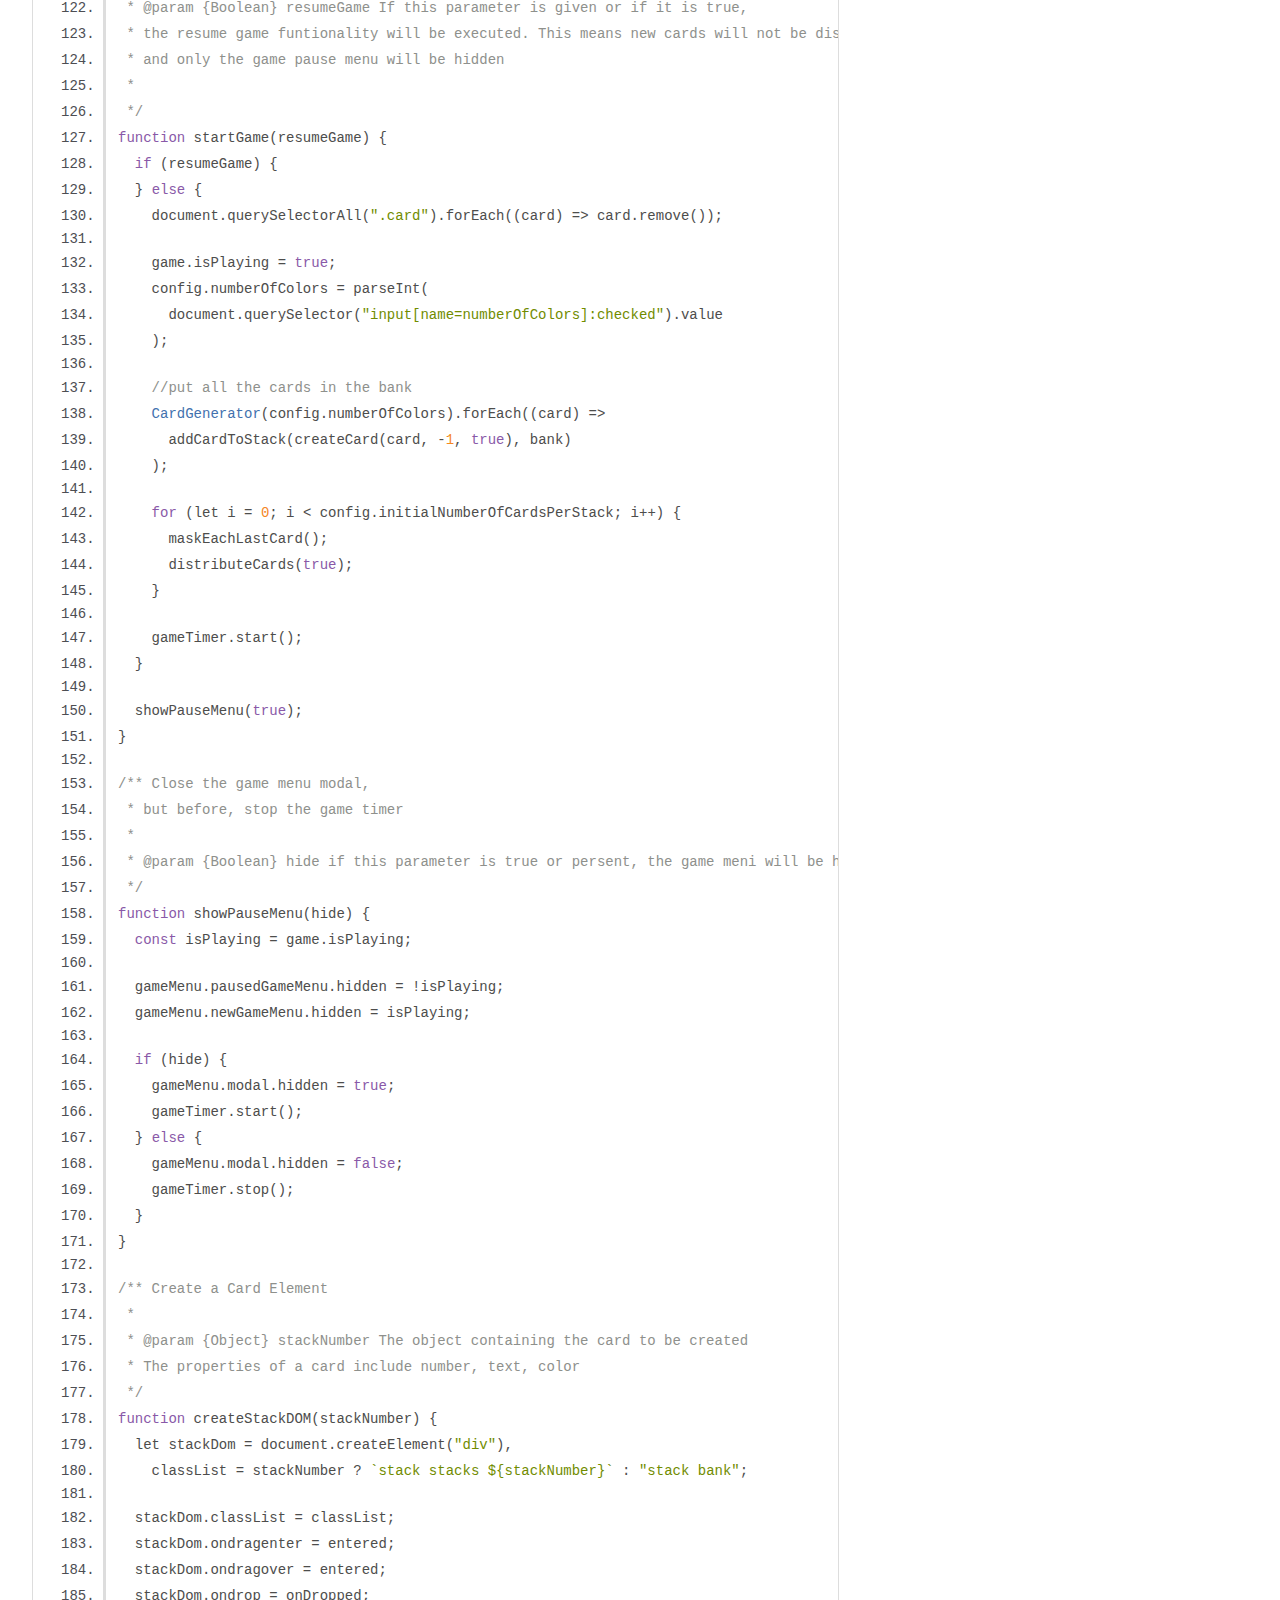
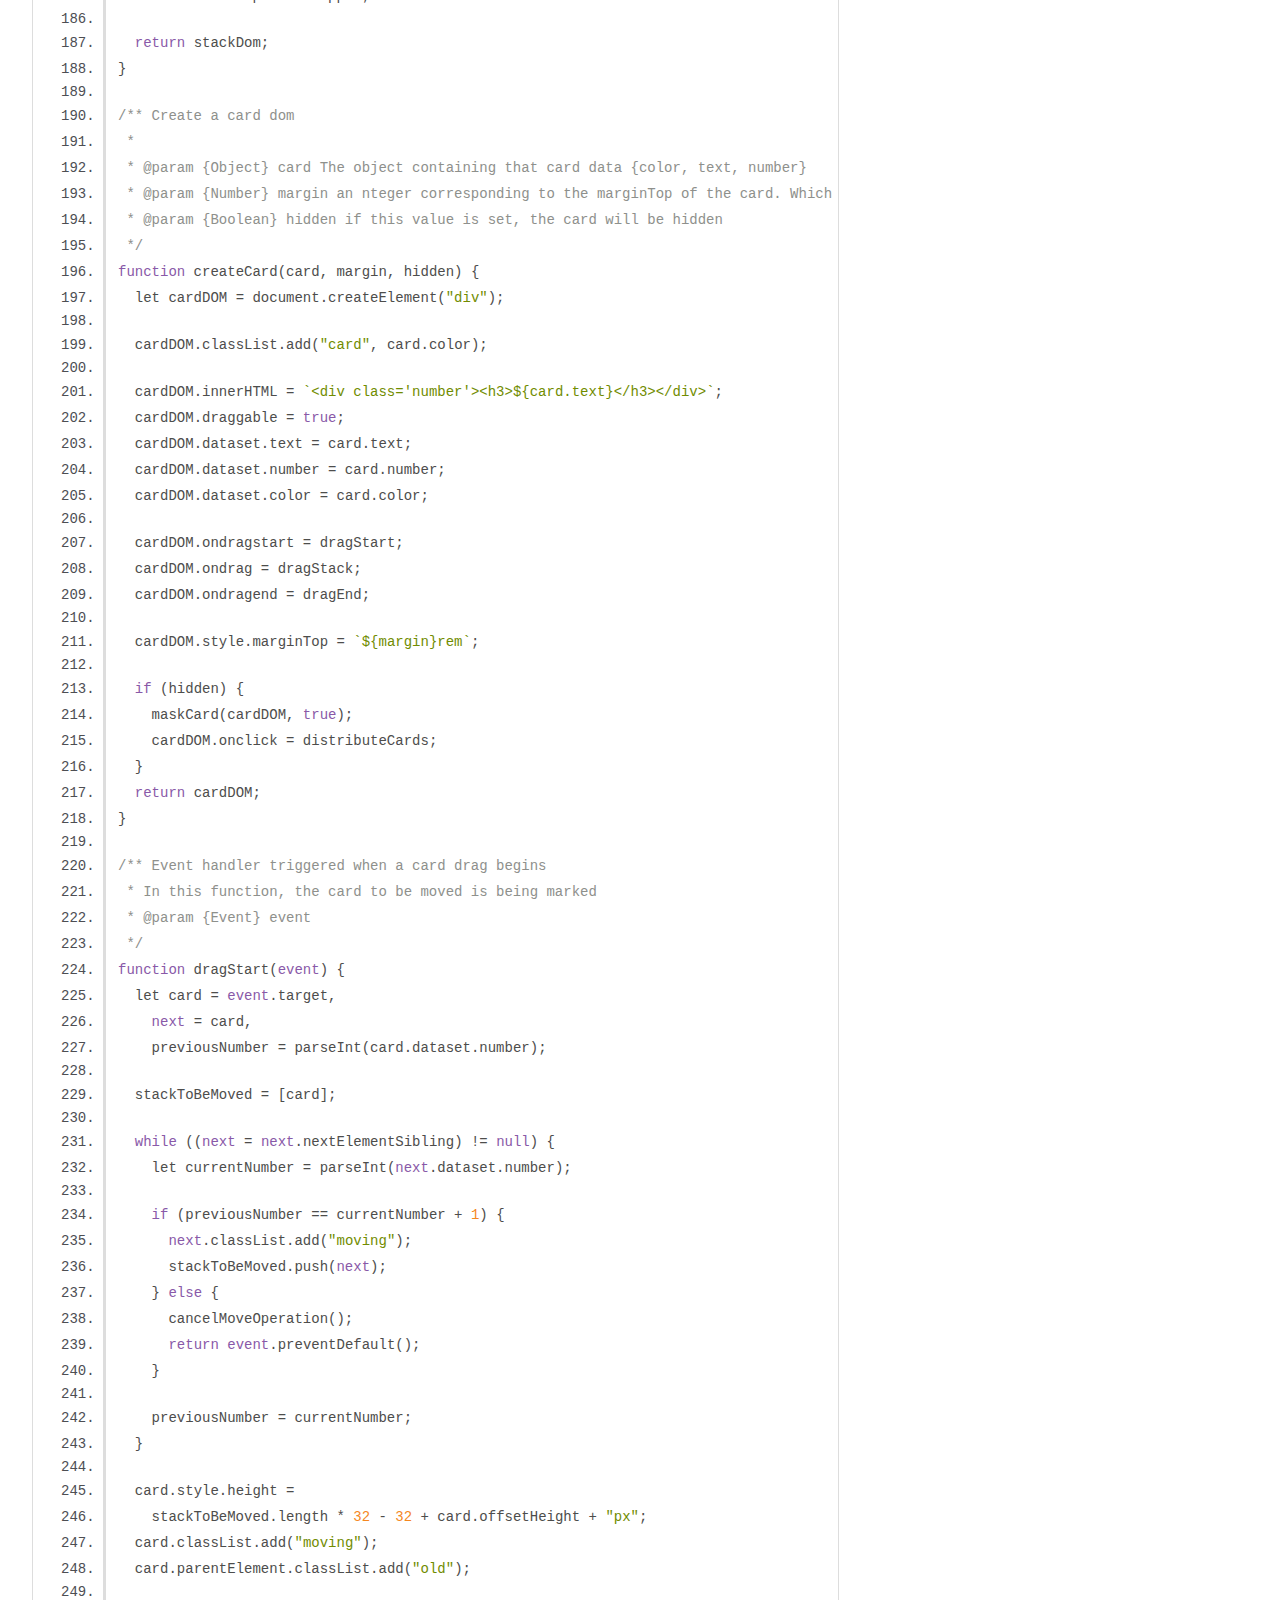
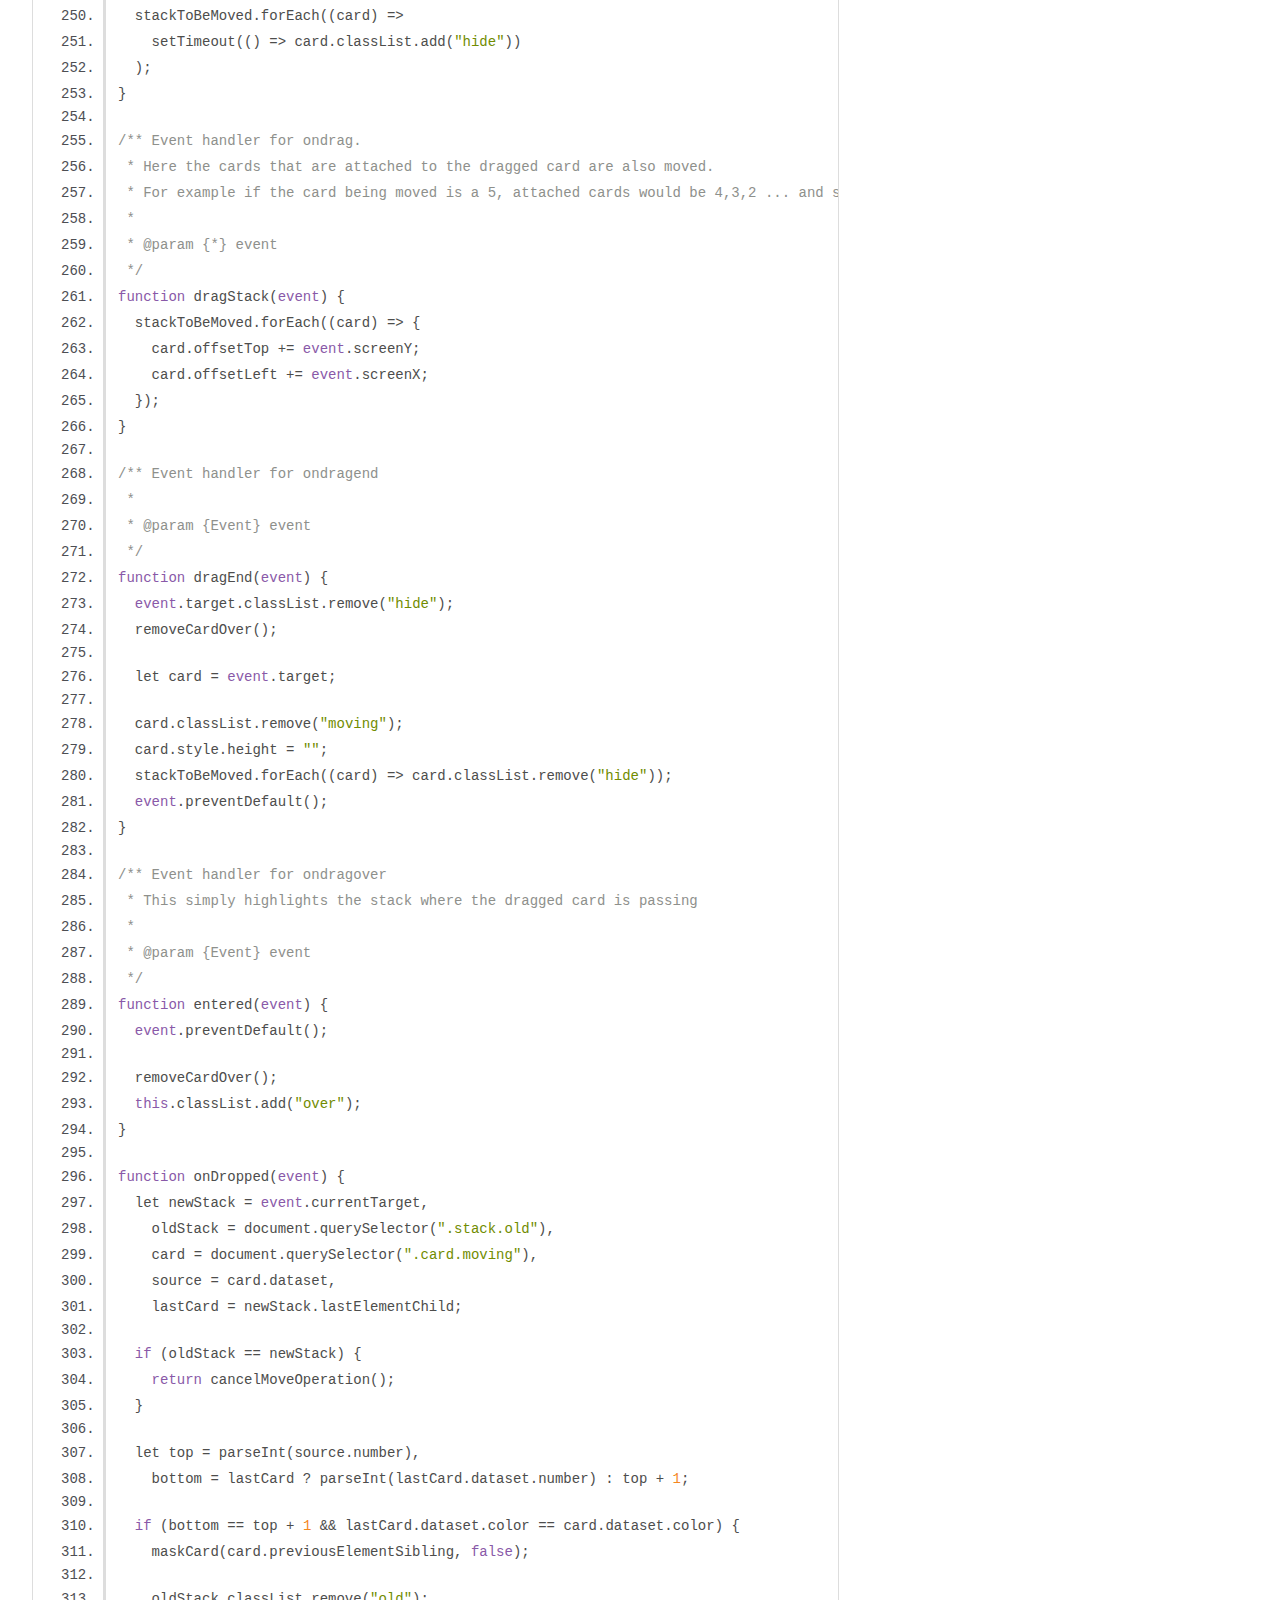
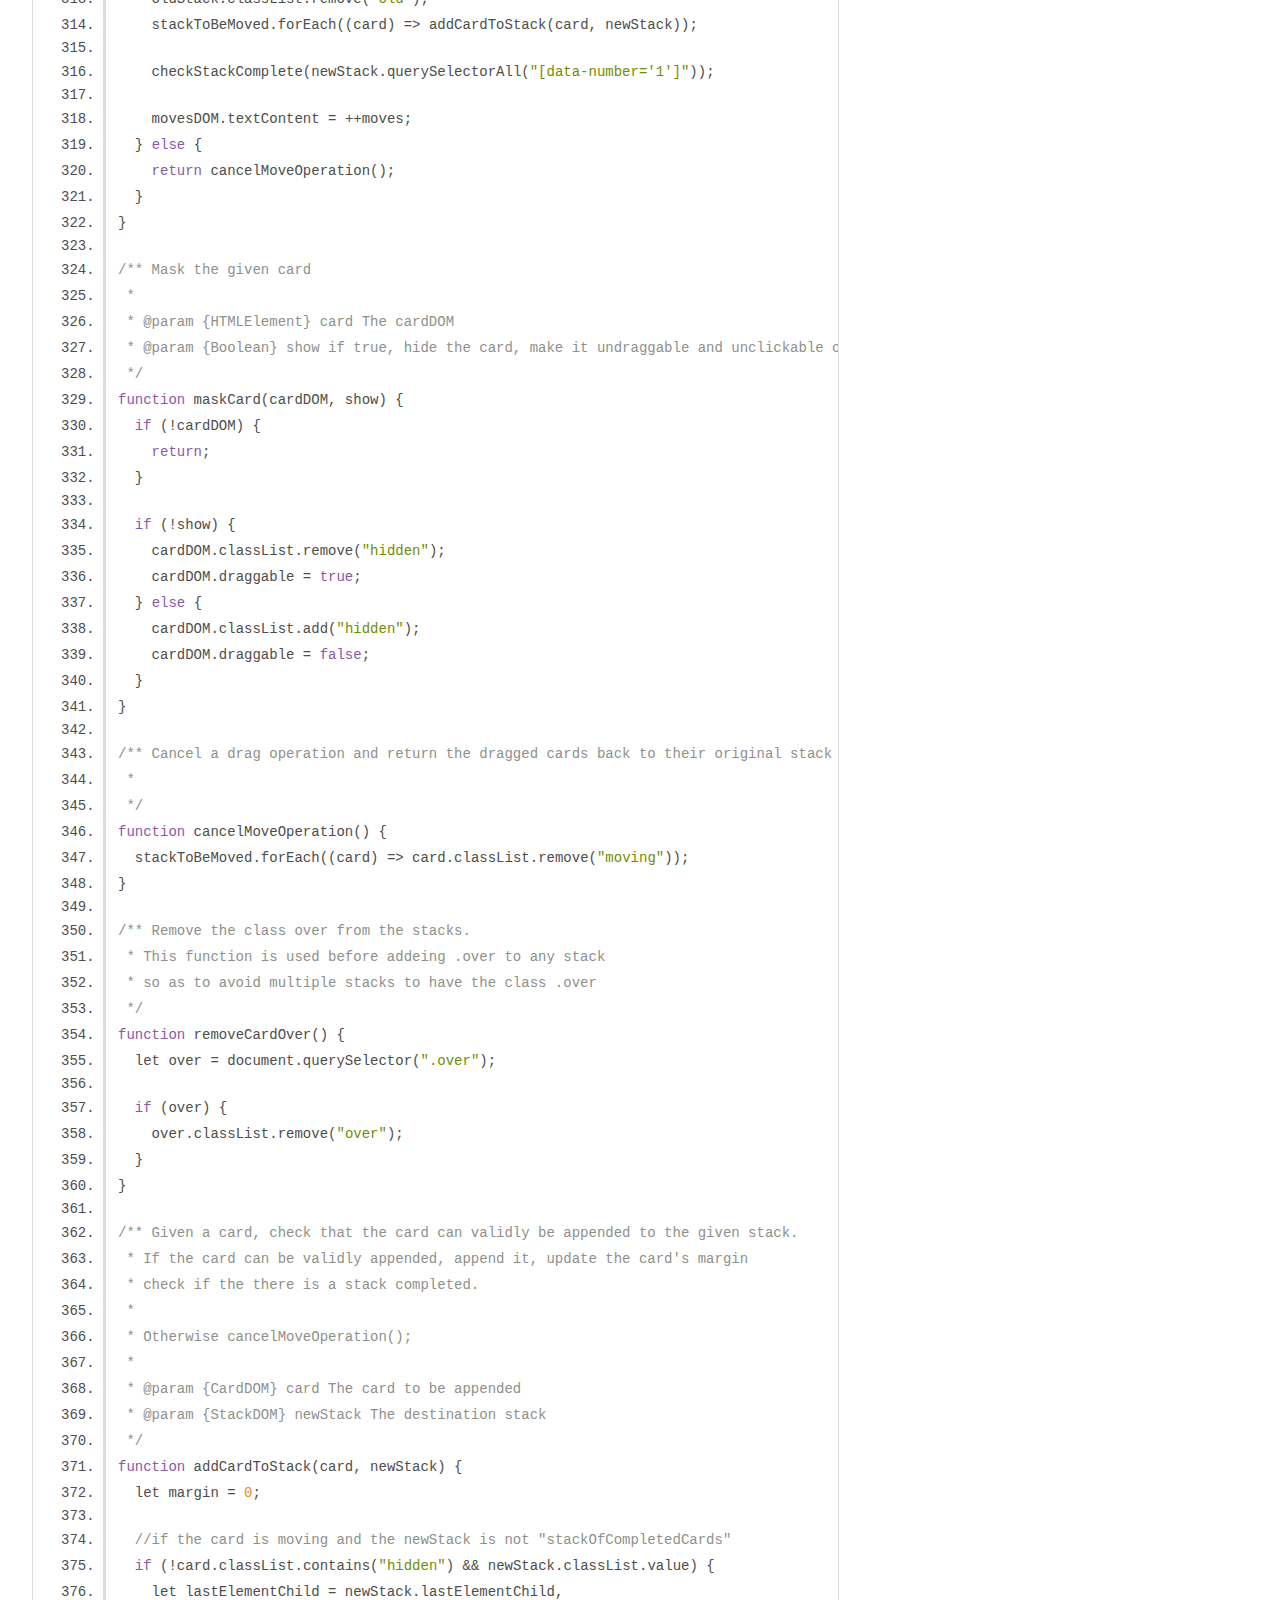
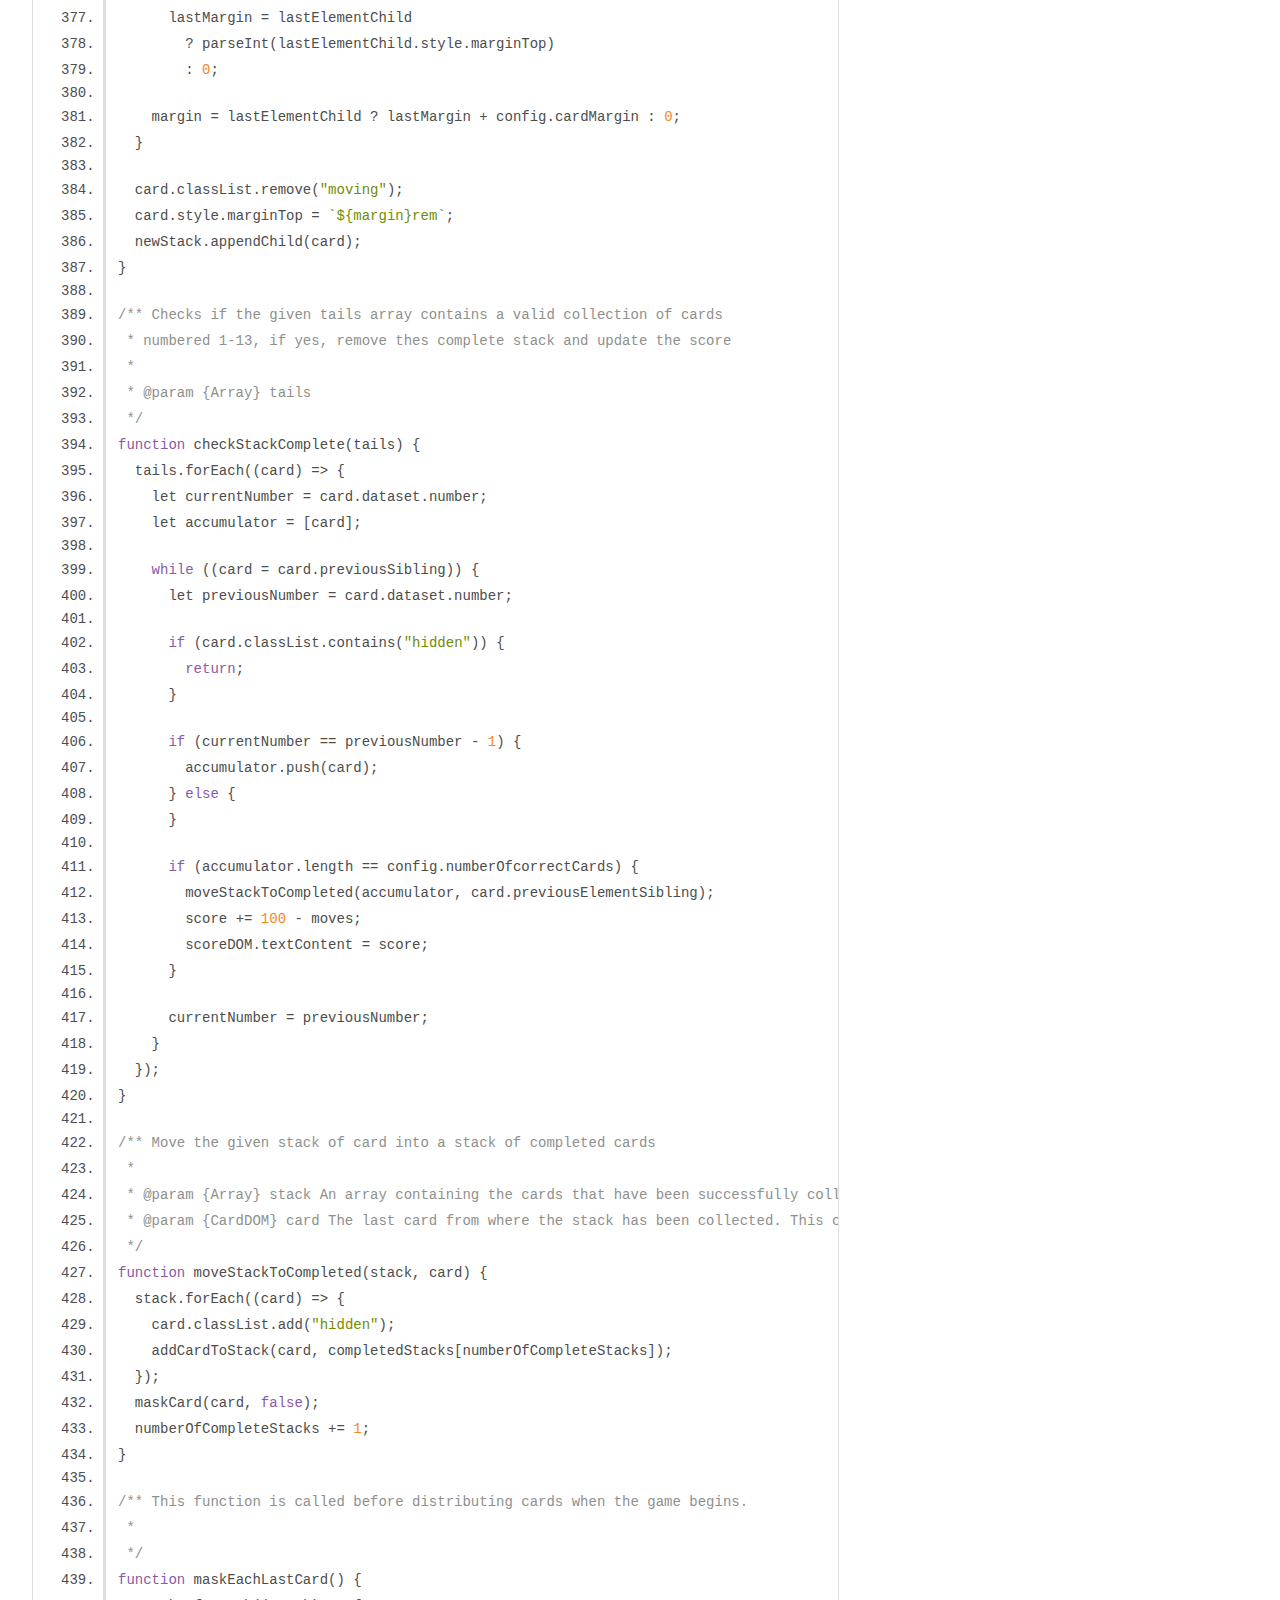
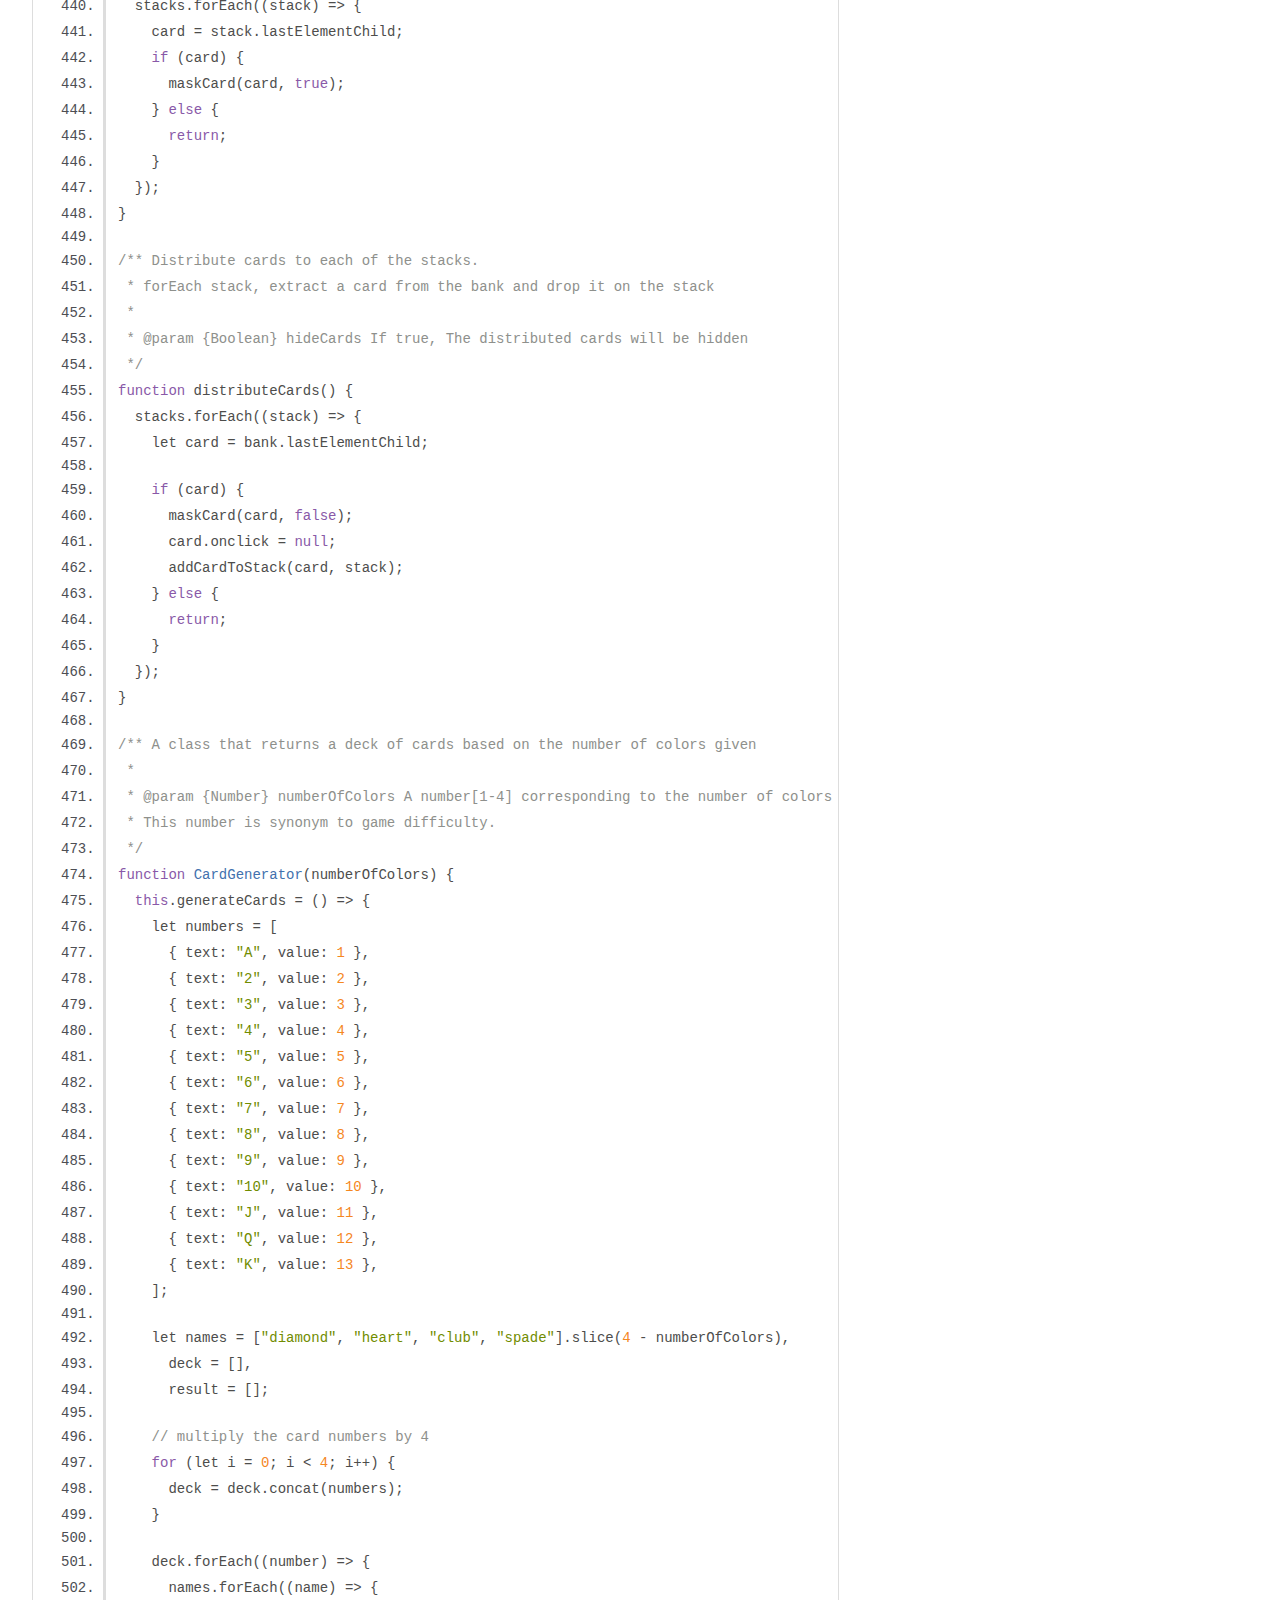
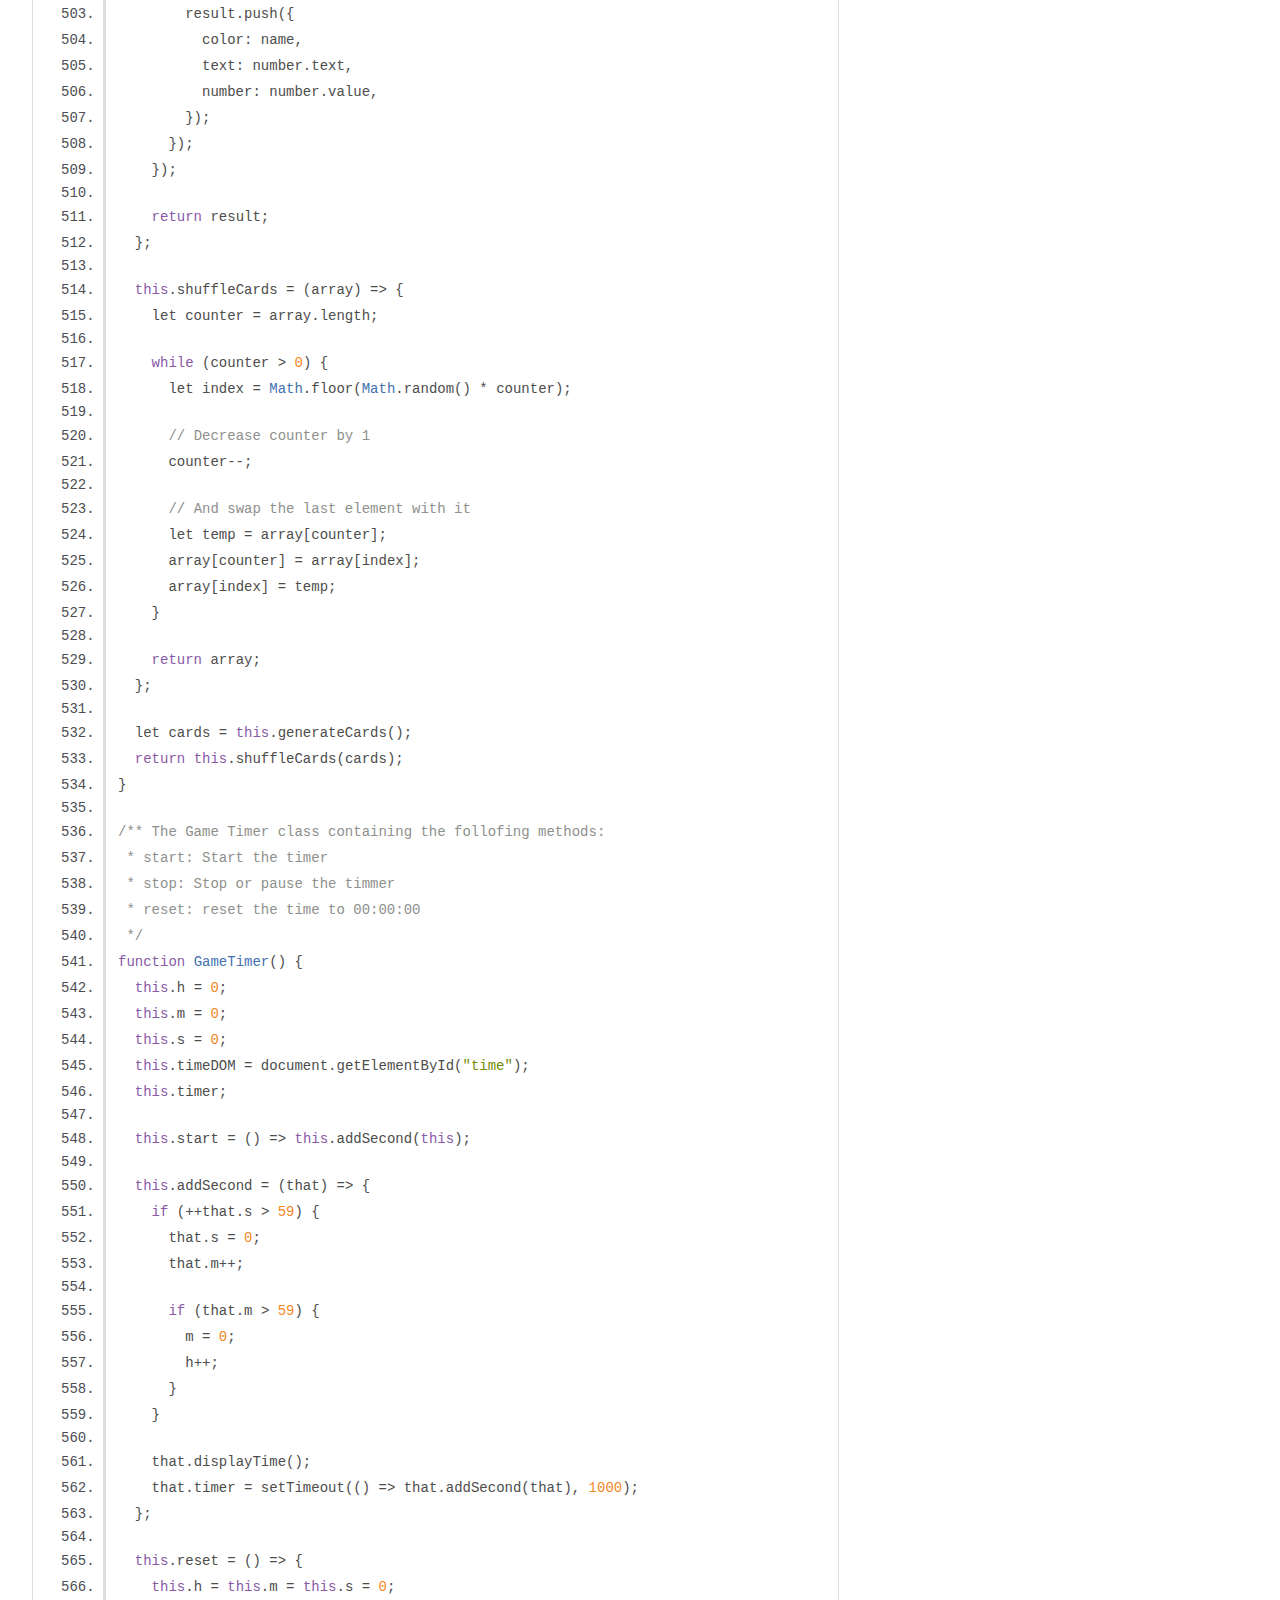
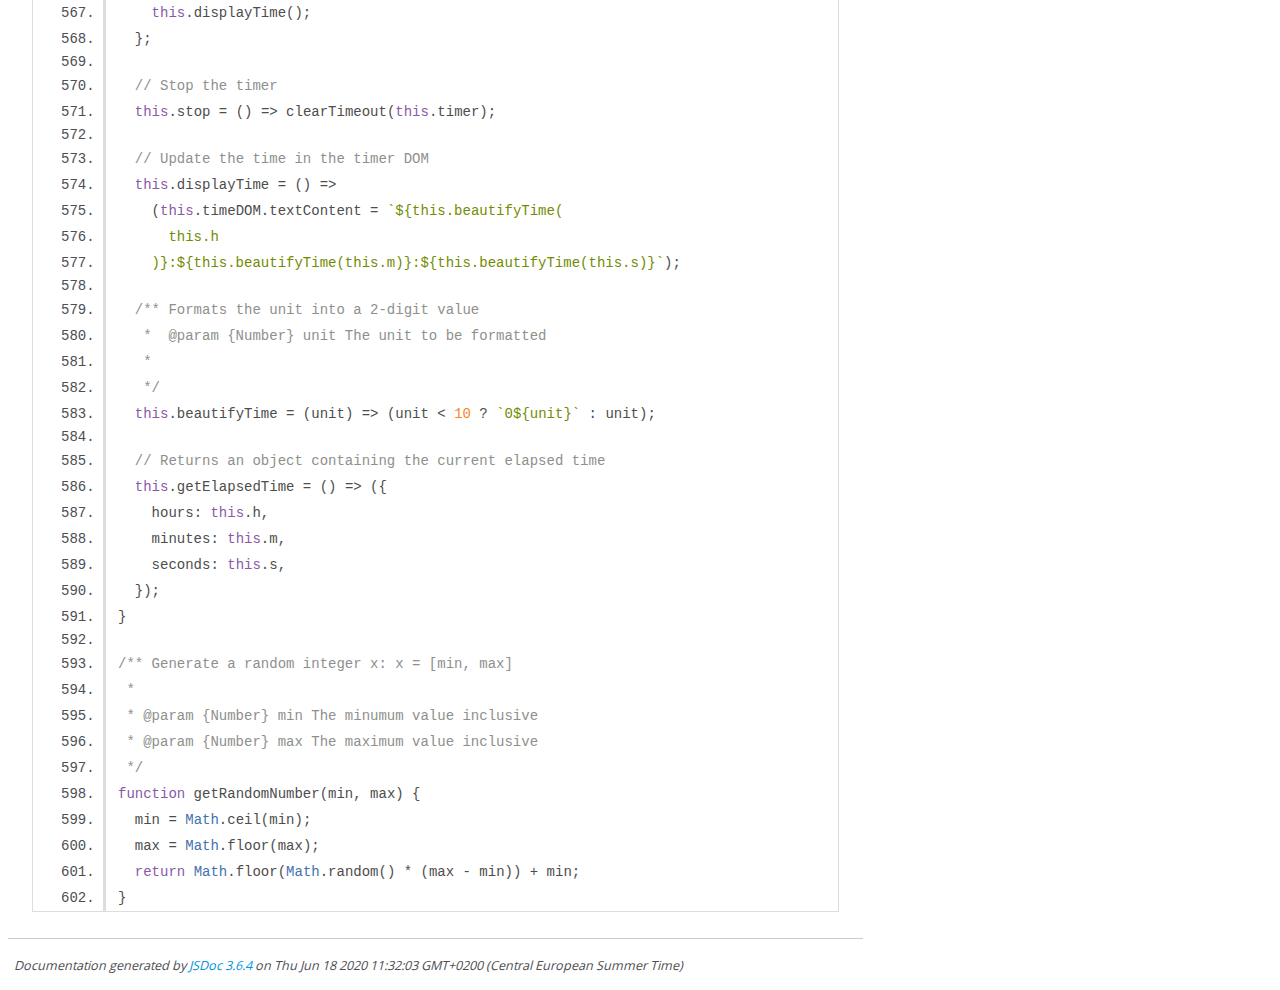
<file: javascriptdoc/main.js.html>
<!DOCTYPE html>
<html lang="en">
<head>
    <meta charset="utf-8">
    <title>JSDoc: Source: main.js</title>

    <script src="scripts/prettify/prettify.js"> </script>
    <script src="scripts/prettify/lang-css.js"> </script>
    <!--[if lt IE 9]>
      <script src="//html5shiv.googlecode.com/svn/trunk/html5.js"></script>
    <![endif]-->
    <link type="text/css" rel="stylesheet" href="styles/prettify-tomorrow.css">
    <link type="text/css" rel="stylesheet" href="styles/jsdoc-default.css">
</head>

<body>

<div id="main">

    <h1 class="page-title">Source: main.js</h1>

    



    
    <section>
        <article>
            <pre class="prettyprint source linenums"><code>// global variables

var stackToBeMoved = [];
var score = 0;
var moves = 0;

var gameTimer,
  numberOfCompleteStacks = 0,
  numberOfStacks = 13,
  splitIndex = 5,
  scoreDOM,
  movesDOM,
  // Game object
  game = {},
  // DOM objects
  bank,
  stacks,
  completedStacks,
  cards;

var config = {
  numberOfStacks: 13,
  numberOfColors: 4, // set this to 0 in order to use 4 colors
  cardMargin: 2, // The value of each card's marginTop
  initialNumberOfCardsPerStack: 3, // The number of cards to be distributed when the game starts
  numberOfcorrectCards: 13, // The required number of cards for a successful complete stack
};

var gameMenu = {};

/**
 *  An IIFE function as a document ready state change event handler
 */
(function () {
  initGameMenu();
  initGame();
  registerServiceWorker();
})();

/** Initializes the game menu
 *
 */
function initGameMenu() {
  gameMenu.modal = document.querySelector(".modal");
  gameMenu.showGameMenuButton = document.getElementById("showGameMenuButton");

  gameMenu.newGameButton = document.getElementById("newGameButton");
  gameMenu.startGameButton = document.getElementById("startGameButton");
  gameMenu.restartGameButton = document.getElementById("restartGameButton");
  gameMenu.resumeGameButton = document.getElementById("resumeGameButton");
  gameMenu.exitGameButton = document.getElementById("exitGameButton");

  gameMenu.newGameMenu = document.getElementById("newGameMenu");
  gameMenu.pausedGameMenu = document.getElementById("pausedGameMenu");

  gameMenu.exitGameButton.onclick = () => location.reload(true);
  gameMenu.startGameButton.onclick = () => startGame();
  gameMenu.restartGameButton.onclick = () => startGame();
  gameMenu.resumeGameButton.onclick = () => startGame(true);
}

/** Initialize the game
 *
 */
function initGame() {
  game = {
    timer: new GameTimer(),
    isPlaying: false,
  };

  let panel = document.getElementById("panel"),
    completed = document.querySelector(".stack.completed"); // a div that contains the stacks of completed cards

  for (let i = config.numberOfStacks; i > -1; i--) {
    panel.appendChild(createStackDOM(i)); // create stacks
    completed.appendChild(document.createElement("div")); // Create stack placeholders for completed card
  }

  completedStacks = completed.children;

  //init global DOM variables
  stacks = document.querySelectorAll(".stacks");
  bank = document.querySelector(".bank");
  scoreDOM = document.getElementById("score");
  movesDOM = document.getElementById("moves");
  gameTimer = new GameTimer();

  showPauseMenu(false);
}

/** Initializes the service worker to provide offline experience
 *
 */
function registerServiceWorker() {
  if ("serviceWorker" in navigator) {
    window.addEventListener("load", function () {
      navigator.serviceWorker
        .register("/serviceWorker.js")
        .then(() => {})
        .catch((error) => console.error("Failed to register service worker", error));
    });
  }
}

/** un-registers the service worker
 *
 */
function unregister() {
  if ("serviceWorker" in navigator) {
    navigator.serviceWorker.ready
      .then((registration) => {
        registration.unregister();
      })
      .catch((error) => {
        console.error(error.message);
      });
  }
}

/** Start, restart or resume a game
 *
 * @param {Boolean} resumeGame If this parameter is given or if it is true,
 * the resume game funtionality will be executed. This means new cards will not be distributed,
 * and only the game pause menu will be hidden
 *
 */
function startGame(resumeGame) {
  if (resumeGame) {
  } else {
    document.querySelectorAll(".card").forEach((card) => card.remove());

    game.isPlaying = true;
    config.numberOfColors = parseInt(
      document.querySelector("input[name=numberOfColors]:checked").value
    );

    //put all the cards in the bank
    CardGenerator(config.numberOfColors).forEach((card) =>
      addCardToStack(createCard(card, -1, true), bank)
    );

    for (let i = 0; i &lt; config.initialNumberOfCardsPerStack; i++) {
      maskEachLastCard();
      distributeCards(true);
    }

    gameTimer.start();
  }

  showPauseMenu(true);
}

/** Close the game menu modal,
 * but before, stop the game timer
 *
 * @param {Boolean} hide if this parameter is true or persent, the game meni will be hidden.
 */
function showPauseMenu(hide) {
  const isPlaying = game.isPlaying;

  gameMenu.pausedGameMenu.hidden = !isPlaying;
  gameMenu.newGameMenu.hidden = isPlaying;

  if (hide) {
    gameMenu.modal.hidden = true;
    gameTimer.start();
  } else {
    gameMenu.modal.hidden = false;
    gameTimer.stop();
  }
}

/** Create a Card Element
 *
 * @param {Object} stackNumber The object containing the card to be created
 * The properties of a card include number, text, color
 */
function createStackDOM(stackNumber) {
  let stackDom = document.createElement("div"),
    classList = stackNumber ? `stack stacks ${stackNumber}` : "stack bank";

  stackDom.classList = classList;
  stackDom.ondragenter = entered;
  stackDom.ondragover = entered;
  stackDom.ondrop = onDropped;

  return stackDom;
}

/** Create a card dom
 *
 * @param {Object} card The object containing that card data {color, text, number}
 * @param {Number} margin an nteger corresponding to the marginTop of the card. Which is simply computed from the previousElement.style.marginTop
 * @param {Boolean} hidden if this value is set, the card will be hidden
 */
function createCard(card, margin, hidden) {
  let cardDOM = document.createElement("div");

  cardDOM.classList.add("card", card.color);

  cardDOM.innerHTML = `&lt;div class='number'>&lt;h3>${card.text}&lt;/h3>&lt;/div>`;
  cardDOM.draggable = true;
  cardDOM.dataset.text = card.text;
  cardDOM.dataset.number = card.number;
  cardDOM.dataset.color = card.color;

  cardDOM.ondragstart = dragStart;
  cardDOM.ondrag = dragStack;
  cardDOM.ondragend = dragEnd;

  cardDOM.style.marginTop = `${margin}rem`;

  if (hidden) {
    maskCard(cardDOM, true);
    cardDOM.onclick = distributeCards;
  }
  return cardDOM;
}

/** Event handler triggered when a card drag begins
 * In this function, the card to be moved is being marked
 * @param {Event} event
 */
function dragStart(event) {
  let card = event.target,
    next = card,
    previousNumber = parseInt(card.dataset.number);

  stackToBeMoved = [card];

  while ((next = next.nextElementSibling) != null) {
    let currentNumber = parseInt(next.dataset.number);

    if (previousNumber == currentNumber + 1) {
      next.classList.add("moving");
      stackToBeMoved.push(next);
    } else {
      cancelMoveOperation();
      return event.preventDefault();
    }

    previousNumber = currentNumber;
  }

  card.style.height =
    stackToBeMoved.length * 32 - 32 + card.offsetHeight + "px";
  card.classList.add("moving");
  card.parentElement.classList.add("old");

  stackToBeMoved.forEach((card) =>
    setTimeout(() => card.classList.add("hide"))
  );
}

/** Event handler for ondrag.
 * Here the cards that are attached to the dragged card are also moved.
 * For example if the card being moved is a 5, attached cards would be 4,3,2 ... and so on (of the same color)
 *
 * @param {*} event
 */
function dragStack(event) {
  stackToBeMoved.forEach((card) => {
    card.offsetTop += event.screenY;
    card.offsetLeft += event.screenX;
  });
}

/** Event handler for ondragend
 *
 * @param {Event} event
 */
function dragEnd(event) {
  event.target.classList.remove("hide");
  removeCardOver();

  let card = event.target;

  card.classList.remove("moving");
  card.style.height = "";
  stackToBeMoved.forEach((card) => card.classList.remove("hide"));
  event.preventDefault();
}

/** Event handler for ondragover
 * This simply highlights the stack where the dragged card is passing
 *
 * @param {Event} event
 */
function entered(event) {
  event.preventDefault();

  removeCardOver();
  this.classList.add("over");
}

function onDropped(event) {
  let newStack = event.currentTarget,
    oldStack = document.querySelector(".stack.old"),
    card = document.querySelector(".card.moving"),
    source = card.dataset,
    lastCard = newStack.lastElementChild;

  if (oldStack == newStack) {
    return cancelMoveOperation();
  }

  let top = parseInt(source.number),
    bottom = lastCard ? parseInt(lastCard.dataset.number) : top + 1;

  if (bottom == top + 1 &amp;&amp; lastCard.dataset.color == card.dataset.color) {
    maskCard(card.previousElementSibling, false);

    oldStack.classList.remove("old");
    stackToBeMoved.forEach((card) => addCardToStack(card, newStack));

    checkStackComplete(newStack.querySelectorAll("[data-number='1']"));

    movesDOM.textContent = ++moves;
  } else {
    return cancelMoveOperation();
  }
}

/** Mask the given card
 *
 * @param {HTMLElement} card The cardDOM
 * @param {Boolean} show if true, hide the card, make it undraggable and unclickable otherwise
 */
function maskCard(cardDOM, show) {
  if (!cardDOM) {
    return;
  }

  if (!show) {
    cardDOM.classList.remove("hidden");
    cardDOM.draggable = true;
  } else {
    cardDOM.classList.add("hidden");
    cardDOM.draggable = false;
  }
}

/** Cancel a drag operation and return the dragged cards back to their original stack
 *
 */
function cancelMoveOperation() {
  stackToBeMoved.forEach((card) => card.classList.remove("moving"));
}

/** Remove the class over from the stacks.
 * This function is used before addeing .over to any stack
 * so as to avoid multiple stacks to have the class .over
 */
function removeCardOver() {
  let over = document.querySelector(".over");

  if (over) {
    over.classList.remove("over");
  }
}

/** Given a card, check that the card can validly be appended to the given stack.
 * If the card can be validly appended, append it, update the card's margin
 * check if the there is a stack completed.
 *
 * Otherwise cancelMoveOperation();
 *
 * @param {CardDOM} card The card to be appended
 * @param {StackDOM} newStack The destination stack
 */
function addCardToStack(card, newStack) {
  let margin = 0;

  //if the card is moving and the newStack is not "stackOfCompletedCards"
  if (!card.classList.contains("hidden") &amp;&amp; newStack.classList.value) {
    let lastElementChild = newStack.lastElementChild,
      lastMargin = lastElementChild
        ? parseInt(lastElementChild.style.marginTop)
        : 0;

    margin = lastElementChild ? lastMargin + config.cardMargin : 0;
  }

  card.classList.remove("moving");
  card.style.marginTop = `${margin}rem`;
  newStack.appendChild(card);
}

/** Checks if the given tails array contains a valid collection of cards
 * numbered 1-13, if yes, remove thes complete stack and update the score
 *
 * @param {Array} tails
 */
function checkStackComplete(tails) {
  tails.forEach((card) => {
    let currentNumber = card.dataset.number;
    let accumulator = [card];

    while ((card = card.previousSibling)) {
      let previousNumber = card.dataset.number;

      if (card.classList.contains("hidden")) {
        return;
      }

      if (currentNumber == previousNumber - 1) {
        accumulator.push(card);
      } else {
      }

      if (accumulator.length == config.numberOfcorrectCards) {
        moveStackToCompleted(accumulator, card.previousElementSibling);
        score += 100 - moves;
        scoreDOM.textContent = score;
      }

      currentNumber = previousNumber;
    }
  });
}

/** Move the given stack of card into a stack of completed cards
 *
 * @param {Array} stack An array containing the cards that have been successfully collected
 * @param {CardDOM} card The last card from where the stack has been collected. This can be null. This card is required so that it can be unmasked. see mask()
 */
function moveStackToCompleted(stack, card) {
  stack.forEach((card) => {
    card.classList.add("hidden");
    addCardToStack(card, completedStacks[numberOfCompleteStacks]);
  });
  maskCard(card, false);
  numberOfCompleteStacks += 1;
}

/** This function is called before distributing cards when the game begins.
 *
 */
function maskEachLastCard() {
  stacks.forEach((stack) => {
    card = stack.lastElementChild;
    if (card) {
      maskCard(card, true);
    } else {
      return;
    }
  });
}

/** Distribute cards to each of the stacks.
 * forEach stack, extract a card from the bank and drop it on the stack
 *
 * @param {Boolean} hideCards If true, The distributed cards will be hidden
 */
function distributeCards() {
  stacks.forEach((stack) => {
    let card = bank.lastElementChild;

    if (card) {
      maskCard(card, false);
      card.onclick = null;
      addCardToStack(card, stack);
    } else {
      return;
    }
  });
}

/** A class that returns a deck of cards based on the number of colors given
 *
 * @param {Number} numberOfColors A number[1-4] corresponding to the number of colors to be used for the game.
 * This number is synonym to game difficulty.
 */
function CardGenerator(numberOfColors) {
  this.generateCards = () => {
    let numbers = [
      { text: "A", value: 1 },
      { text: "2", value: 2 },
      { text: "3", value: 3 },
      { text: "4", value: 4 },
      { text: "5", value: 5 },
      { text: "6", value: 6 },
      { text: "7", value: 7 },
      { text: "8", value: 8 },
      { text: "9", value: 9 },
      { text: "10", value: 10 },
      { text: "J", value: 11 },
      { text: "Q", value: 12 },
      { text: "K", value: 13 },
    ];

    let names = ["diamond", "heart", "club", "spade"].slice(4 - numberOfColors),
      deck = [],
      result = [];

    // multiply the card numbers by 4
    for (let i = 0; i &lt; 4; i++) {
      deck = deck.concat(numbers);
    }

    deck.forEach((number) => {
      names.forEach((name) => {
        result.push({
          color: name,
          text: number.text,
          number: number.value,
        });
      });
    });

    return result;
  };

  this.shuffleCards = (array) => {
    let counter = array.length;

    while (counter > 0) {
      let index = Math.floor(Math.random() * counter);

      // Decrease counter by 1
      counter--;

      // And swap the last element with it
      let temp = array[counter];
      array[counter] = array[index];
      array[index] = temp;
    }

    return array;
  };

  let cards = this.generateCards();
  return this.shuffleCards(cards);
}

/** The Game Timer class containing the follofing methods:
 * start: Start the timer
 * stop: Stop or pause the timmer
 * reset: reset the time to 00:00:00
 */
function GameTimer() {
  this.h = 0;
  this.m = 0;
  this.s = 0;
  this.timeDOM = document.getElementById("time");
  this.timer;

  this.start = () => this.addSecond(this);

  this.addSecond = (that) => {
    if (++that.s > 59) {
      that.s = 0;
      that.m++;

      if (that.m > 59) {
        m = 0;
        h++;
      }
    }

    that.displayTime();
    that.timer = setTimeout(() => that.addSecond(that), 1000);
  };

  this.reset = () => {
    this.h = this.m = this.s = 0;
    this.displayTime();
  };

  // Stop the timer
  this.stop = () => clearTimeout(this.timer);

  // Update the time in the timer DOM
  this.displayTime = () =>
    (this.timeDOM.textContent = `${this.beautifyTime(
      this.h
    )}:${this.beautifyTime(this.m)}:${this.beautifyTime(this.s)}`);

  /** Formats the unit into a 2-digit value
   *  @param {Number} unit The unit to be formatted
   *
   */
  this.beautifyTime = (unit) => (unit &lt; 10 ? `0${unit}` : unit);

  // Returns an object containing the current elapsed time
  this.getElapsedTime = () => ({
    hours: this.h,
    minutes: this.m,
    seconds: this.s,
  });
}

/** Generate a random integer x: x = [min, max]
 *
 * @param {Number} min The minumum value inclusive
 * @param {Number} max The maximum value inclusive
 */
function getRandomNumber(min, max) {
  min = Math.ceil(min);
  max = Math.floor(max);
  return Math.floor(Math.random() * (max - min)) + min;
}
</code></pre>
        </article>
    </section>




</div>

<nav>
    <h2><a href="index.html">Home</a></h2><h3>Global</h3><ul><li><a href="global.html#addCardToStack">addCardToStack</a></li><li><a href="global.html#beautifyTime">beautifyTime</a></li><li><a href="global.html#cancelMoveOperation">cancelMoveOperation</a></li><li><a href="global.html#CardGenerator">CardGenerator</a></li><li><a href="global.html#checkStackComplete">checkStackComplete</a></li><li><a href="global.html#createCard">createCard</a></li><li><a href="global.html#createStackDOM">createStackDOM</a></li><li><a href="global.html#distributeCards">distributeCards</a></li><li><a href="global.html#dragEnd">dragEnd</a></li><li><a href="global.html#dragStack">dragStack</a></li><li><a href="global.html#dragStart">dragStart</a></li><li><a href="global.html#entered">entered</a></li><li><a href="global.html#GameTimer">GameTimer</a></li><li><a href="global.html#getRandomNumber">getRandomNumber</a></li><li><a href="global.html#initGame">initGame</a></li><li><a href="global.html#initGameMenu">initGameMenu</a></li><li><a href="global.html#maskCard">maskCard</a></li><li><a href="global.html#maskEachLastCard">maskEachLastCard</a></li><li><a href="global.html#moveStackToCompleted">moveStackToCompleted</a></li><li><a href="global.html#registerServiceWorker">registerServiceWorker</a></li><li><a href="global.html#removeCardOver">removeCardOver</a></li><li><a href="global.html#showPauseMenu">showPauseMenu</a></li><li><a href="global.html#startGame">startGame</a></li><li><a href="global.html#unregister">unregister</a></li></ul>
</nav>

<br class="clear">

<footer>
    Documentation generated by <a href="https://github.com/jsdoc/jsdoc">JSDoc 3.6.4</a> on Thu Jun 18 2020 11:32:03 GMT+0200 (Central European Summer Time)
</footer>

<script> prettyPrint(); </script>
<script src="scripts/linenumber.js"> </script>
</body>
</html>
</file>
<file: main.css>
*{
  margin: 0;
  padding: 0;  

  /* -webkit-touch-callout: none; /* iOS Safari */
    -webkit-user-select: none; /* Safari */
     -khtml-user-select: none; /* Konqueror HTML */
       -moz-user-select: none; /* Firefox */
        -ms-user-select: none; /* Internet Explorer/Edge */
            user-select: none; /* Non-prefixed version, currently
                                  supported by Chrome and Opera */ */
}

html, body{
  height: 100%;
  padding: 0;
  margin:0;
}

.panel{
  height:100%;
  display: flex;
  background: green;
}
#scoreContainer{
  position: absolute;
  bottom: 1rem;
  width: 100%;
  text-align: center;
  color: aliceblue;
  z-index: 10;
}
.stack{
  width: 100%;
  position: relative;
  margin: 0 0.2rem;
}
.stack.over{
  opacity: 0.6;
  background: #586363
}

.card,
.stack.completed  > * {
  height: 10rem;
  cursor: pointer;
  margin: 1px;
  position: absolute;
  width: 100%;
  border: solid #586363 1px;
  border: solid #586363 1px;
  border-radius: 0.5rem;
}
.card.moving{
  opacity: 1;
}
.number {
    color: white;
}
.club{
background: red;
}
.heart{
background: pink;
}
.diamond{
  background: gray;
}
.spade{
  background: #bbbb00;
}

.card.hidden {
  background: black;
  color: black;
}
.card.hidden .number {
  color: black;
}
.stack.completed{
  position: absolute;
  bottom: 0;
  display: flex;
}

.stack.completed  > * {
  position: relative;
  border: none;
}

.modal {
  height: 100%;
  width: 100%;
  background: #16163a;
  position: fixed;
  top: 0;
  left: 0;
  padding: 2rem;
}

.modal-content {
  width: 80%;
  height: calc(100% - 5rem);
  border: solid darkgray;
  margin: auto;
  opacity: 1;
  position: relative;
  border-radius: 0.5rem;
}

.modal .close {
  position: absolute;
  right: 0;
  top: 0;
  font-size: x-large;
}

button#showGameMenuButton, 
button#hideGameMenuButton {
  font-size: 2rem;
  background: none;
  border: none;
  cursor: pointer;
  padding: 0 1rem;
  color: white;
}
#showGameMenuContainer {
  position: absolute;
  top: 0;
  padding: 1rem;
}
.modal-body{
  text-align: center;
  background: #77ff77;
    height: 100%;
  height: 100%;
}
.modal-body > div {

  width: 30rem;
  margin: auto;

}

.modal-body button {
  width: 100%;
  margin: 0.2rem;
  padding: 1rem;
  border-radius: 0.2rem;
  color: white;
  font-size: 1.5rem;
}

.hide{
  transform: translateX(-9999px);
}

button {
  color: orange !important;
  cursor: pointer;
}
</file>
<file: javascriptdoc/styles/prettify-tomorrow.css>
/* Tomorrow Theme */
/* Original theme - https://github.com/chriskempson/tomorrow-theme */
/* Pretty printing styles. Used with prettify.js. */
/* SPAN elements with the classes below are added by prettyprint. */
/* plain text */
.pln {
  color: #4d4d4c; }

@media screen {
  /* string content */
  .str {
    color: #718c00; }

  /* a keyword */
  .kwd {
    color: #8959a8; }

  /* a comment */
  .com {
    color: #8e908c; }

  /* a type name */
  .typ {
    color: #4271ae; }

  /* a literal value */
  .lit {
    color: #f5871f; }

  /* punctuation */
  .pun {
    color: #4d4d4c; }

  /* lisp open bracket */
  .opn {
    color: #4d4d4c; }

  /* lisp close bracket */
  .clo {
    color: #4d4d4c; }

  /* a markup tag name */
  .tag {
    color: #c82829; }

  /* a markup attribute name */
  .atn {
    color: #f5871f; }

  /* a markup attribute value */
  .atv {
    color: #3e999f; }

  /* a declaration */
  .dec {
    color: #f5871f; }

  /* a variable name */
  .var {
    color: #c82829; }

  /* a function name */
  .fun {
    color: #4271ae; } }
/* Use higher contrast and text-weight for printable form. */
@media print, projection {
  .str {
    color: #060; }

  .kwd {
    color: #006;
    font-weight: bold; }

  .com {
    color: #600;
    font-style: italic; }

  .typ {
    color: #404;
    font-weight: bold; }

  .lit {
    color: #044; }

  .pun, .opn, .clo {
    color: #440; }

  .tag {
    color: #006;
    font-weight: bold; }

  .atn {
    color: #404; }

  .atv {
    color: #060; } }
/* Style */
/*
pre.prettyprint {
  background: white;
  font-family: Consolas, Monaco, 'Andale Mono', monospace;
  font-size: 12px;
  line-height: 1.5;
  border: 1px solid #ccc;
  padding: 10px; }
*/

/* Specify class=linenums on a pre to get line numbering */
ol.linenums {
  margin-top: 0;
  margin-bottom: 0; }

/* IE indents via margin-left */
li.L0,
li.L1,
li.L2,
li.L3,
li.L4,
li.L5,
li.L6,
li.L7,
li.L8,
li.L9 {
  /* */ }

/* Alternate shading for lines */
li.L1,
li.L3,
li.L5,
li.L7,
li.L9 {
  /* */ }
</file>
<file: javascriptdoc/styles/jsdoc-default.css>
@font-face {
    font-family: 'Open Sans';
    font-weight: normal;
    font-style: normal;
    src: url('../fonts/OpenSans-Regular-webfont.eot');
    src:
        local('Open Sans'),
        local('OpenSans'),
        url('../fonts/OpenSans-Regular-webfont.eot?#iefix') format('embedded-opentype'),
        url('../fonts/OpenSans-Regular-webfont.woff') format('woff'),
        url('../fonts/OpenSans-Regular-webfont.svg#open_sansregular') format('svg');
}

@font-face {
    font-family: 'Open Sans Light';
    font-weight: normal;
    font-style: normal;
    src: url('../fonts/OpenSans-Light-webfont.eot');
    src:
        local('Open Sans Light'),
        local('OpenSans Light'),
        url('../fonts/OpenSans-Light-webfont.eot?#iefix') format('embedded-opentype'),
        url('../fonts/OpenSans-Light-webfont.woff') format('woff'),
        url('../fonts/OpenSans-Light-webfont.svg#open_sanslight') format('svg');
}

html
{
    overflow: auto;
    background-color: #fff;
    font-size: 14px;
}

body
{
    font-family: 'Open Sans', sans-serif;
    line-height: 1.5;
    color: #4d4e53;
    background-color: white;
}

a, a:visited, a:active {
    color: #0095dd;
    text-decoration: none;
}

a:hover {
    text-decoration: underline;
}

header
{
    display: block;
    padding: 0px 4px;
}

tt, code, kbd, samp {
    font-family: Consolas, Monaco, 'Andale Mono', monospace;
}

.class-description {
    font-size: 130%;
    line-height: 140%;
    margin-bottom: 1em;
    margin-top: 1em;
}

.class-description:empty {
    margin: 0;
}

#main {
    float: left;
    width: 70%;
}

article dl {
    margin-bottom: 40px;
}

article img {
  max-width: 100%;
}

section
{
    display: block;
    background-color: #fff;
    padding: 12px 24px;
    border-bottom: 1px solid #ccc;
    margin-right: 30px;
}

.variation {
    display: none;
}

.signature-attributes {
    font-size: 60%;
    color: #aaa;
    font-style: italic;
    font-weight: lighter;
}

nav
{
    display: block;
    float: right;
    margin-top: 28px;
    width: 30%;
    box-sizing: border-box;
    border-left: 1px solid #ccc;
    padding-left: 16px;
}

nav ul {
    font-family: 'Lucida Grande', 'Lucida Sans Unicode', arial, sans-serif;
    font-size: 100%;
    line-height: 17px;
    padding: 0;
    margin: 0;
    list-style-type: none;
}

nav ul a, nav ul a:visited, nav ul a:active {
    font-family: Consolas, Monaco, 'Andale Mono', monospace;
    line-height: 18px;
    color: #4D4E53;
}

nav h3 {
    margin-top: 12px;
}

nav li {
    margin-top: 6px;
}

footer {
    display: block;
    padding: 6px;
    margin-top: 12px;
    font-style: italic;
    font-size: 90%;
}

h1, h2, h3, h4 {
    font-weight: 200;
    margin: 0;
}

h1
{
    font-family: 'Open Sans Light', sans-serif;
    font-size: 48px;
    letter-spacing: -2px;
    margin: 12px 24px 20px;
}

h2, h3.subsection-title
{
    font-size: 30px;
    font-weight: 700;
    letter-spacing: -1px;
    margin-bottom: 12px;
}

h3
{
    font-size: 24px;
    letter-spacing: -0.5px;
    margin-bottom: 12px;
}

h4
{
    font-size: 18px;
    letter-spacing: -0.33px;
    margin-bottom: 12px;
    color: #4d4e53;
}

h5, .container-overview .subsection-title
{
    font-size: 120%;
    font-weight: bold;
    letter-spacing: -0.01em;
    margin: 8px 0 3px 0;
}

h6
{
    font-size: 100%;
    letter-spacing: -0.01em;
    margin: 6px 0 3px 0;
    font-style: italic;
}

table
{
    border-spacing: 0;
    border: 0;
    border-collapse: collapse;
}

td, th
{
    border: 1px solid #ddd;
    margin: 0px;
    text-align: left;
    vertical-align: top;
    padding: 4px 6px;
    display: table-cell;
}

thead tr
{
    background-color: #ddd;
    font-weight: bold;
}

th { border-right: 1px solid #aaa; }
tr > th:last-child { border-right: 1px solid #ddd; }

.ancestors, .attribs { color: #999; }
.ancestors a, .attribs a
{
    color: #999 !important;
    text-decoration: none;
}

.clear
{
    clear: both;
}

.important
{
    font-weight: bold;
    color: #950B02;
}

.yes-def {
    text-indent: -1000px;
}

.type-signature {
    color: #aaa;
}

.name, .signature {
    font-family: Consolas, Monaco, 'Andale Mono', monospace;
}

.details { margin-top: 14px; border-left: 2px solid #DDD; }
.details dt { width: 120px; float: left; padding-left: 10px;  padding-top: 6px; }
.details dd { margin-left: 70px; }
.details ul { margin: 0; }
.details ul { list-style-type: none; }
.details li { margin-left: 30px; padding-top: 6px; }
.details pre.prettyprint { margin: 0 }
.details .object-value { padding-top: 0; }

.description {
    margin-bottom: 1em;
    margin-top: 1em;
}

.code-caption
{
    font-style: italic;
    font-size: 107%;
    margin: 0;
}

.source
{
    border: 1px solid #ddd;
    width: 80%;
    overflow: auto;
}

.prettyprint.source {
    width: inherit;
}

.source code
{
    font-size: 100%;
    line-height: 18px;
    display: block;
    padding: 4px 12px;
    margin: 0;
    background-color: #fff;
    color: #4D4E53;
}

.prettyprint code span.line
{
  display: inline-block;
}

.prettyprint.linenums
{
  padding-left: 70px;
  -webkit-user-select: none;
  -moz-user-select: none;
  -ms-user-select: none;
  user-select: none;
}

.prettyprint.linenums ol
{
  padding-left: 0;
}

.prettyprint.linenums li
{
  border-left: 3px #ddd solid;
}

.prettyprint.linenums li.selected,
.prettyprint.linenums li.selected *
{
  background-color: lightyellow;
}

.prettyprint.linenums li *
{
  -webkit-user-select: text;
  -moz-user-select: text;
  -ms-user-select: text;
  user-select: text;
}

.params .name, .props .name, .name code {
    color: #4D4E53;
    font-family: Consolas, Monaco, 'Andale Mono', monospace;
    font-size: 100%;
}

.params td.description > p:first-child,
.props td.description > p:first-child
{
    margin-top: 0;
    padding-top: 0;
}

.params td.description > p:last-child,
.props td.description > p:last-child
{
    margin-bottom: 0;
    padding-bottom: 0;
}

.disabled {
    color: #454545;
}
</file>
